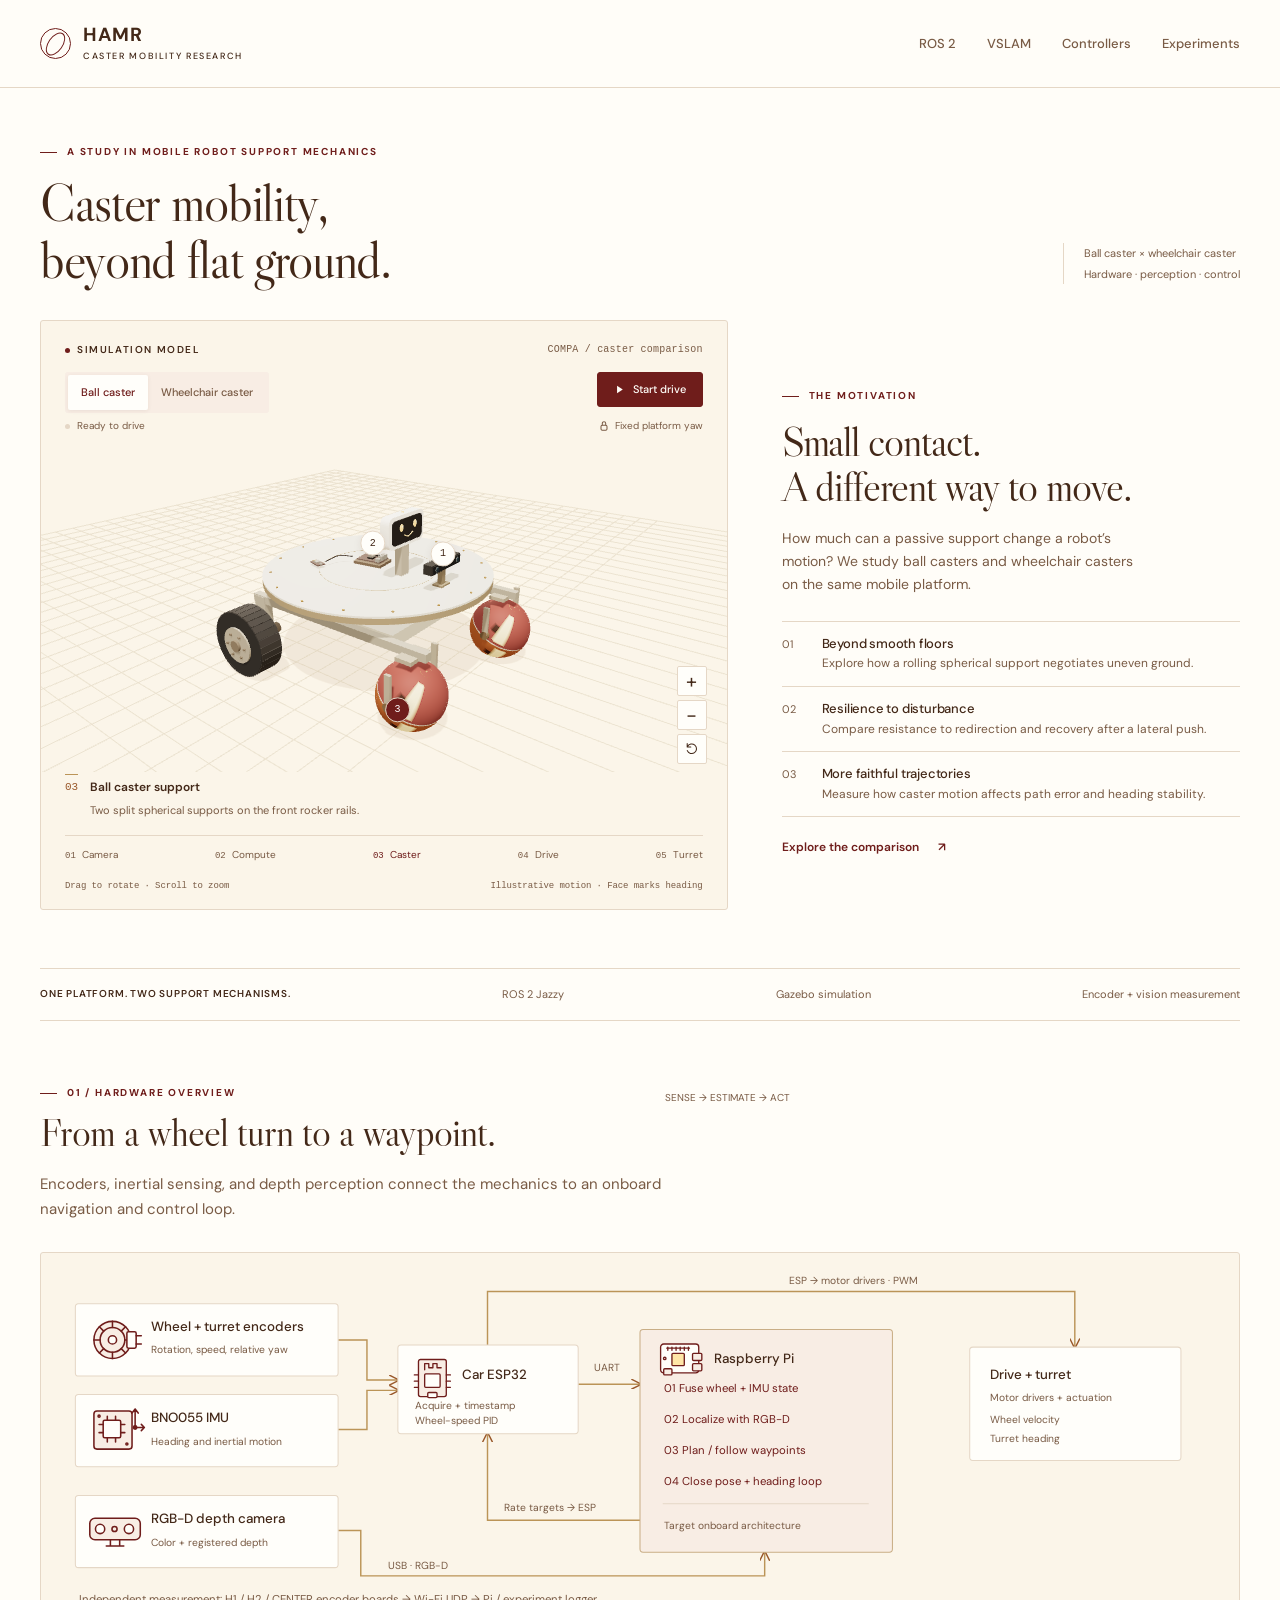
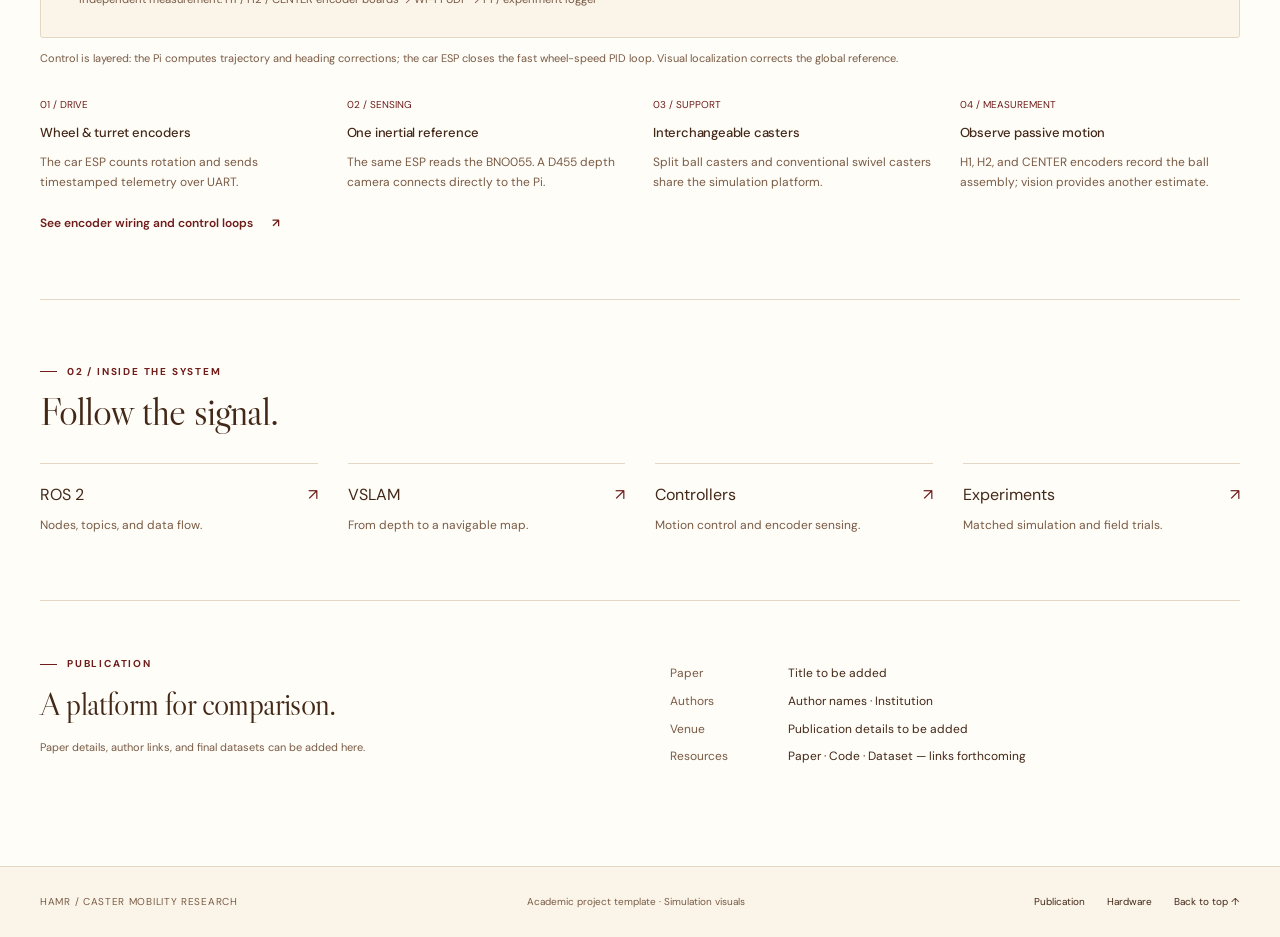
<file: index.html>
<!doctype html>
<html lang="en"><head><meta charset="utf-8"><meta name="viewport" content="width=device-width, initial-scale=1"><meta name="color-scheme" content="light"><meta name="description" content="HAMR caster mobility research: hardware, ROS 2, visual navigation, controllers, and simulation experiments."><title>Caster mobility, beyond flat ground · HAMR</title><link rel="icon" type="image/svg+xml" href="assets/favicon.svg"><link rel="stylesheet" href="assets/site.css"><link rel="stylesheet" href="assets/viewer.css"></head>
<body><a class="skip" href="#main">Skip to content</a><header class="site-header"><div class="header-inner"><a class="brand" href="index.html" aria-label="HAMR project home"><span class="brand-mark" aria-hidden="true"></span><span class="brand-copy">HAMR<small>CASTER MOBILITY RESEARCH</small></span></a><nav class="primary-nav" aria-label="Main navigation"><a href="ros2.html">ROS 2</a><a href="vslam.html">VSLAM</a><a href="controllers.html">Controllers</a><a href="experiments.html">Experiments</a></nav></div></header>
<main id="main">
 <div class="home-intro"><div><span class="eyebrow">A study in mobile robot support mechanics</span><h1>Caster mobility,<br>beyond flat ground.</h1></div><div class="intro-meta"><span>Ball caster × wheelchair caster</span><span>Hardware · perception · control</span></div></div>
 <section class="home-hero" aria-label="Interactive robot overview">
  <div><figure class="robot-viewer" aria-label="Interactive simulation robot model">
  <div class="robot-viewer__topline">
    <span class="robot-viewer__eyebrow"><span aria-hidden="true"></span> Simulation model</span>
    <span class="robot-viewer__model-label">COMPA / caster comparison</span>
  </div>
  <div class="robot-viewer__variants" role="group" aria-label="Choose support caster">
    <button type="button" data-caster="ball" aria-pressed="true">Ball caster</button>
    <button type="button" data-caster="wheelchair" aria-pressed="false">Wheelchair caster</button>
  </div>
  <div class="robot-viewer__demo-controls">
    <button type="button" data-drive-toggle aria-pressed="false" title="Drive forward and sideways with a fixed platform heading" disabled>
      <svg class="robot-viewer__play-icon" viewBox="0 0 16 16" aria-hidden="true"><path d="M5 3.5 12 8 5 12.5Z"/></svg>
      <svg class="robot-viewer__pause-icon" viewBox="0 0 16 16" aria-hidden="true"><path d="M5 4v8M11 4v8"/></svg>
      <span data-drive-label>Start drive</span>
    </button>
  </div>
  <div class="robot-viewer__motion">
    <span class="robot-viewer__phase" data-drive-phase aria-live="polite">Ready to drive</span>
    <span class="robot-viewer__heading"><svg viewBox="0 0 14 14" aria-hidden="true"><rect x="3.5" y="6" width="7" height="6" rx="1.5"/><path d="M5 6V4a2 2 0 0 1 4 0v2"/></svg> Fixed platform yaw</span>
  </div>
  <div class="robot-viewer__scene" tabindex="0" role="group" aria-label="3D robot. Drag to rotate, use arrow keys to rotate, plus and minus keys to zoom, and Home to reset.">
    <canvas aria-label="Simulation robot with a friendly heading marker, two drive wheels, and interchangeable front supports"></canvas>
    <div class="robot-viewer__fallback">
      <img src="assets/robot-fallback.svg" alt="Simplified simulation robot with a circular sensor platform, two rear drive wheels and two front ball casters.">
      <p>Interactive model requires JavaScript and WebGL. Use the component buttons below to explore the setup.</p>
    </div>
    <button class="robot-viewer__hotspot" type="button" data-component="camera" aria-label="Inspect depth camera" hidden>1</button>
    <button class="robot-viewer__hotspot" type="button" data-component="compute" aria-label="Inspect Raspberry Pi and ESP32" hidden>2</button>
    <button class="robot-viewer__hotspot" type="button" data-component="caster" aria-label="Inspect support caster" hidden>3</button>
  </div>
  <div class="robot-viewer__controls" role="group" aria-label="Model view controls">
    <button type="button" data-view="zoom-in" aria-label="Zoom in">+</button>
    <button type="button" data-view="zoom-out" aria-label="Zoom out">−</button>
    <button type="button" data-view="reset" aria-label="Reset model view"><svg viewBox="0 0 20 20" aria-hidden="true"><path d="M4.3 7a6 6 0 1 1-.2 5M4 3v4.5h4.5"/></svg></button>
  </div>
  <div class="robot-viewer__readout" aria-live="polite" aria-atomic="true">
    <span class="robot-viewer__readout-index">03</span>
    <div><strong data-viewer-title>Ball caster support</strong><p data-viewer-description>Two split spherical supports on the front rocker rails.</p></div>
  </div>
  <div class="robot-viewer__components" role="group" aria-label="Explore robot components">
    <button type="button" data-component="camera"><span>01</span> Camera</button>
    <button type="button" data-component="compute"><span>02</span> Compute</button>
    <button type="button" data-component="caster" aria-pressed="true"><span>03</span> Caster</button>
    <button type="button" data-component="drive"><span>04</span> Drive</button>
    <button type="button" data-component="turret"><span>05</span> Turret</button>
  </div>
  <figcaption class="robot-viewer__caption"><span>Drag to rotate · Scroll to zoom</span><span>Illustrative motion · Face marks heading</span></figcaption>
</figure>
</div>
  <div class="hero-copy"><span class="eyebrow">The motivation</span><h2>Small contact.<br>A different way to move.</h2><p>How much can a passive support change a robot’s motion? We study ball casters and wheelchair casters on the same mobile platform.</p>
   <div class="research-lines"><div class="research-line"><span>01</span><div><h3>Beyond smooth floors</h3><p>Explore how a rolling spherical support negotiates uneven ground.</p></div></div><div class="research-line"><span>02</span><div><h3>Resilience to disturbance</h3><p>Compare resistance to redirection and recovery after a lateral push.</p></div></div><div class="research-line"><span>03</span><div><h3>More faithful trajectories</h3><p>Measure how caster motion affects path error and heading stability.</p></div></div></div>
   <a class="text-link" href="experiments.html">Explore the comparison <span>↗</span></a>
  </div>
 </section>
 <div class="project-strip"><b>One platform. Two support mechanisms.</b><span>ROS 2 Jazzy</span><span>Gazebo simulation</span><span>Encoder + vision measurement</span></div>
 <section class="section" id="hardware"><div class="section-heading"><div class="section-topline"><span class="eyebrow">01 / Hardware overview</span><span class="section-number">SENSE → ESTIMATE → ACT</span></div><h2>From a wheel turn to a waypoint.</h2><p>Encoders, inertial sensing, and depth perception connect the mechanics to an onboard navigation and control loop.</p></div>
 <p class="mobile-hint">Swipe to explore the diagram →</p><div class="diagram-wrap"><svg class="diagram" viewBox="0 0 1120 330" role="img" aria-labelledby="hardware-title hardware-desc">
 <title id="hardware-title">Hardware sensing and closed-loop control</title>
 <desc id="hardware-desc">Illustrated encoder, IMU, camera, ESP32, and Raspberry Pi blocks show the hardware. Wheel and turret encoders plus the BNO055 IMU send data through one ESP32 and UART to a Raspberry Pi. A depth camera connects directly by USB. The Pi estimates state and follows waypoint references, sending motor commands to the ESP and wheel and turret drivers. Passive caster encoder boards send independent UDP measurement data to the Pi.</desc>
 <defs><marker id="hw-arrow" markerWidth="7" markerHeight="7" refX="6" refY="3.5" orient="auto"><path d="M0 0L7 3.5L0 7" fill="none" stroke="#99582a"/></marker></defs>
 <g fill="none" stroke="#bb9457" stroke-width="1.4" marker-end="url(#hw-arrow)">
  <path d="M267 63H295V102H325"/><path d="M267 150H295V112H325"/>
  <path d="M267 248H289V292H681V269"/><path d="M500 106H560"/>
  <path d="M412 68V16H982V70"/><path d="M560 238H412V154"/>
 </g>
 <g fill="#fffefa" stroke="#e5d7c6">
  <rect x="12" y="28" width="255" height="70" rx="3"/>
  <rect x="12" y="116" width="255" height="70" rx="3"/>
  <rect x="12" y="214" width="255" height="70" rx="3"/>
  <rect x="325" y="68" width="175" height="86" rx="3"/>
  <rect x="880" y="70" width="205" height="110" rx="3"/>
 </g>
 <rect x="560" y="53" width="245" height="216" rx="3" fill="#f8ede4" stroke="#c9ae86"/>
 <!-- Small hardware sketches use the same line style as the signal diagram. -->
 <g class="hardware-icon" data-hardware-icon="encoders" transform="translate(28 42)" aria-hidden="true" fill="none" stroke="#6f1d1b" stroke-width="1.5" stroke-linecap="round" stroke-linejoin="round">
  <circle cx="20" cy="21" r="18" fill="#f8ede4"/><circle cx="20" cy="21" r="12"/>
  <circle cx="20" cy="21" r="4" fill="#fffefa"/><path d="M20 3V9M20 33V39M2 21H8M32 21H38M7.3 8.3L11.5 12.5M28.5 29.5L32.7 33.7M7.3 33.7L11.5 29.5M28.5 12.5L32.7 8.3"/>
  <rect x="34" y="13" width="9" height="16" rx="1.5" fill="#fffefa"/><path d="M43 17H48M43 25H48"/>
 </g>
 <g class="hardware-icon" data-hardware-icon="imu" transform="translate(28 130)" aria-hidden="true" fill="none" stroke="#6f1d1b" stroke-width="1.5" stroke-linecap="round" stroke-linejoin="round">
  <rect x="2" y="2" width="37" height="37" rx="3" fill="#f8ede4"/>
  <rect x="11" y="11" width="17" height="17" rx="1.5" fill="#fffefa"/>
  <path d="M15 7V11M23 7V11M15 28V32M23 28V32M7 15H11M7 23H11M28 15H32M28 23H32"/>
  <circle cx="7" cy="7" r="1"/><circle cx="34" cy="34" r="1"/>
  <path d="M42 18V0M39 4L42 0L45 4M42 18H51M48 15L51 18L48 21"/>
  <circle cx="42" cy="18" r="1.6" fill="#6f1d1b"/>
 </g>
 <g class="hardware-icon" data-hardware-icon="depth-camera" transform="translate(25 230)" aria-hidden="true" fill="none" stroke="#6f1d1b" stroke-width="1.5" stroke-linecap="round" stroke-linejoin="round">
  <rect x="1" y="6" width="49" height="21" rx="5" fill="#f8ede4"/>
  <circle cx="11" cy="16.5" r="4.5" fill="#fffefa"/><circle cx="39" cy="16.5" r="4.5" fill="#fffefa"/>
  <circle cx="25" cy="16.5" r="2.5"/><path d="M21 27V33H30V27M17 33H34"/>
 </g>
 <g class="hardware-icon" data-hardware-icon="esp32" transform="translate(340 80)" aria-hidden="true" fill="none" stroke="#6f1d1b" stroke-width="1.3" stroke-linecap="round" stroke-linejoin="round">
  <rect x="5" y="2" width="27" height="36" rx="2" fill="#f8ede4"/>
  <path d="M11 12V6H15V10H19V6H23V10H27M5 17H1M5 23H1M5 29H1M32 17H36M32 23H36M32 29H36"/>
  <rect x="11" y="16" width="15" height="13" rx="1" fill="#fffefa"/>
  <rect x="14" y="34" width="9" height="5" rx="1" fill="#fffefa"/>
 </g>
 <g class="hardware-icon" data-hardware-icon="raspberry-pi" transform="translate(579 66)" aria-hidden="true" fill="none" stroke="#6f1d1b" stroke-width="1.3" stroke-linecap="round" stroke-linejoin="round">
  <rect x="1" y="1" width="37" height="28" rx="3" fill="#fffefa"/>
  <rect x="12" y="10" width="12" height="12" rx="1" fill="#ffe6a7"/>
  <path d="M7 5H29M8 4V7M12 4V7M16 4V7M20 4V7M24 4V7M28 4V7"/>
  <rect x="32" y="10" width="9" height="7" rx="1" fill="#f8ede4"/><rect x="32" y="20" width="9" height="7" rx="1" fill="#f8ede4"/>
  <rect x="4" y="25" width="8" height="6" rx="1" fill="#f8ede4"/><circle cx="5" cy="15" r="1.2"/>
 </g>
 <g fill="#432818" font-size="13" font-weight="500">
  <text x="85" y="54">Wheel + turret encoders</text><text x="85" y="143">BNO055 IMU</text>
  <text x="85" y="241">RGB-D depth camera</text><text x="387" y="101">Car ESP32</text>
  <text x="632" y="85">Raspberry Pi</text><text x="900" y="101">Drive + turret</text>
 </g>
 <g fill="#795b45" font-size="10">
  <text x="85" y="76">Rotation, speed, relative yaw</text><text x="85" y="165">Heading and inertial motion</text>
  <text x="85" y="263">Color + registered depth</text><text x="342" y="130">Acquire + timestamp</text>
  <text x="342" y="145">Wheel-speed PID</text><text x="515" y="93">UART</text>
  <text x="315" y="285">USB · RGB-D</text><text x="900" y="122">Motor drivers + actuation</text>
  <text x="900" y="144">Wheel velocity</text><text x="900" y="162">Turret heading</text>
  <text x="705" y="9">ESP → motor drivers · PWM</text><text x="428" y="229">Rate targets → ESP</text>
 </g>
 <g fill="#6f1d1b" font-size="11">
  <text x="583" y="114">01  Fuse wheel + IMU state</text><text x="583" y="144">02  Localize with RGB-D</text>
  <text x="583" y="174">03  Plan / follow waypoints</text><text x="583" y="204">04  Close pose + heading loop</text>
 </g>
 <path d="M582 222H782" stroke="#e5d7c6"/><text x="583" y="247" font-size="10" fill="#795b45">Target onboard architecture</text>
 <text x="16" y="318" font-size="11" fill="#795b45">Independent measurement: H1 / H2 / CENTER encoder boards → Wi-Fi UDP → Pi / experiment logger</text>
</svg></div>
 <p class="caption">Control is layered: the Pi computes trajectory and heading corrections; the car ESP closes the fast wheel-speed PID loop. Visual localization corrects the global reference.</p>
 <div class="hardware-notes"><div><span class="num">01 / DRIVE</span><h3>Wheel & turret encoders</h3><p>The car ESP counts rotation and sends timestamped telemetry over UART.</p></div><div><span class="num">02 / SENSING</span><h3>One inertial reference</h3><p>The same ESP reads the BNO055. A D455 depth camera connects directly to the Pi.</p></div><div><span class="num">03 / SUPPORT</span><h3>Interchangeable casters</h3><p>Split ball casters and conventional swivel casters share the simulation platform.</p></div><div><span class="num">04 / MEASUREMENT</span><h3>Observe passive motion</h3><p>H1, H2, and CENTER encoders record the ball assembly; vision provides another estimate.</p></div></div>
 <a class="text-link" href="controllers.html">See encoder wiring and control loops <span>↗</span></a>
 </section>
 <section class="section"><div class="section-heading"><span class="eyebrow">02 / Inside the system</span><h2>Follow the signal.</h2></div><div class="explore-row"><a href="ros2.html">ROS 2 <span>↗</span><small>Nodes, topics, and data flow.</small></a><a href="vslam.html">VSLAM <span>↗</span><small>From depth to a navigable map.</small></a><a href="controllers.html">Controllers <span>↗</span><small>Motion control and encoder sensing.</small></a><a href="experiments.html">Experiments <span>↗</span><small>Matched simulation and field trials.</small></a></div></section>
 <section class="publication" id="publication"><div><span class="eyebrow">Publication</span><h2>A platform for comparison.</h2><p class="caption">Paper details, author links, and final datasets can be added here.</p></div><dl><dt>Paper</dt><dd>Title to be added</dd><dt>Authors</dt><dd>Author names · Institution</dd><dt>Venue</dt><dd>Publication details to be added</dd><dt>Resources</dt><dd>Paper · Code · Dataset — links forthcoming</dd></dl></section>
</main>

<footer class="site-footer"><div class="footer-inner"><span class="footer-brand">HAMR / CASTER MOBILITY RESEARCH</span><span>Academic project template · Simulation visuals</span><div class="footer-links"><a href="index.html#publication">Publication</a><a href="index.html#hardware">Hardware</a><a href="#main">Back to top ↑</a></div></div></footer><script src="assets/site.js"></script><script src="assets/vendor/three.min.js"></script><script src="assets/robot-viewer.js"></script></body></html>
</file>
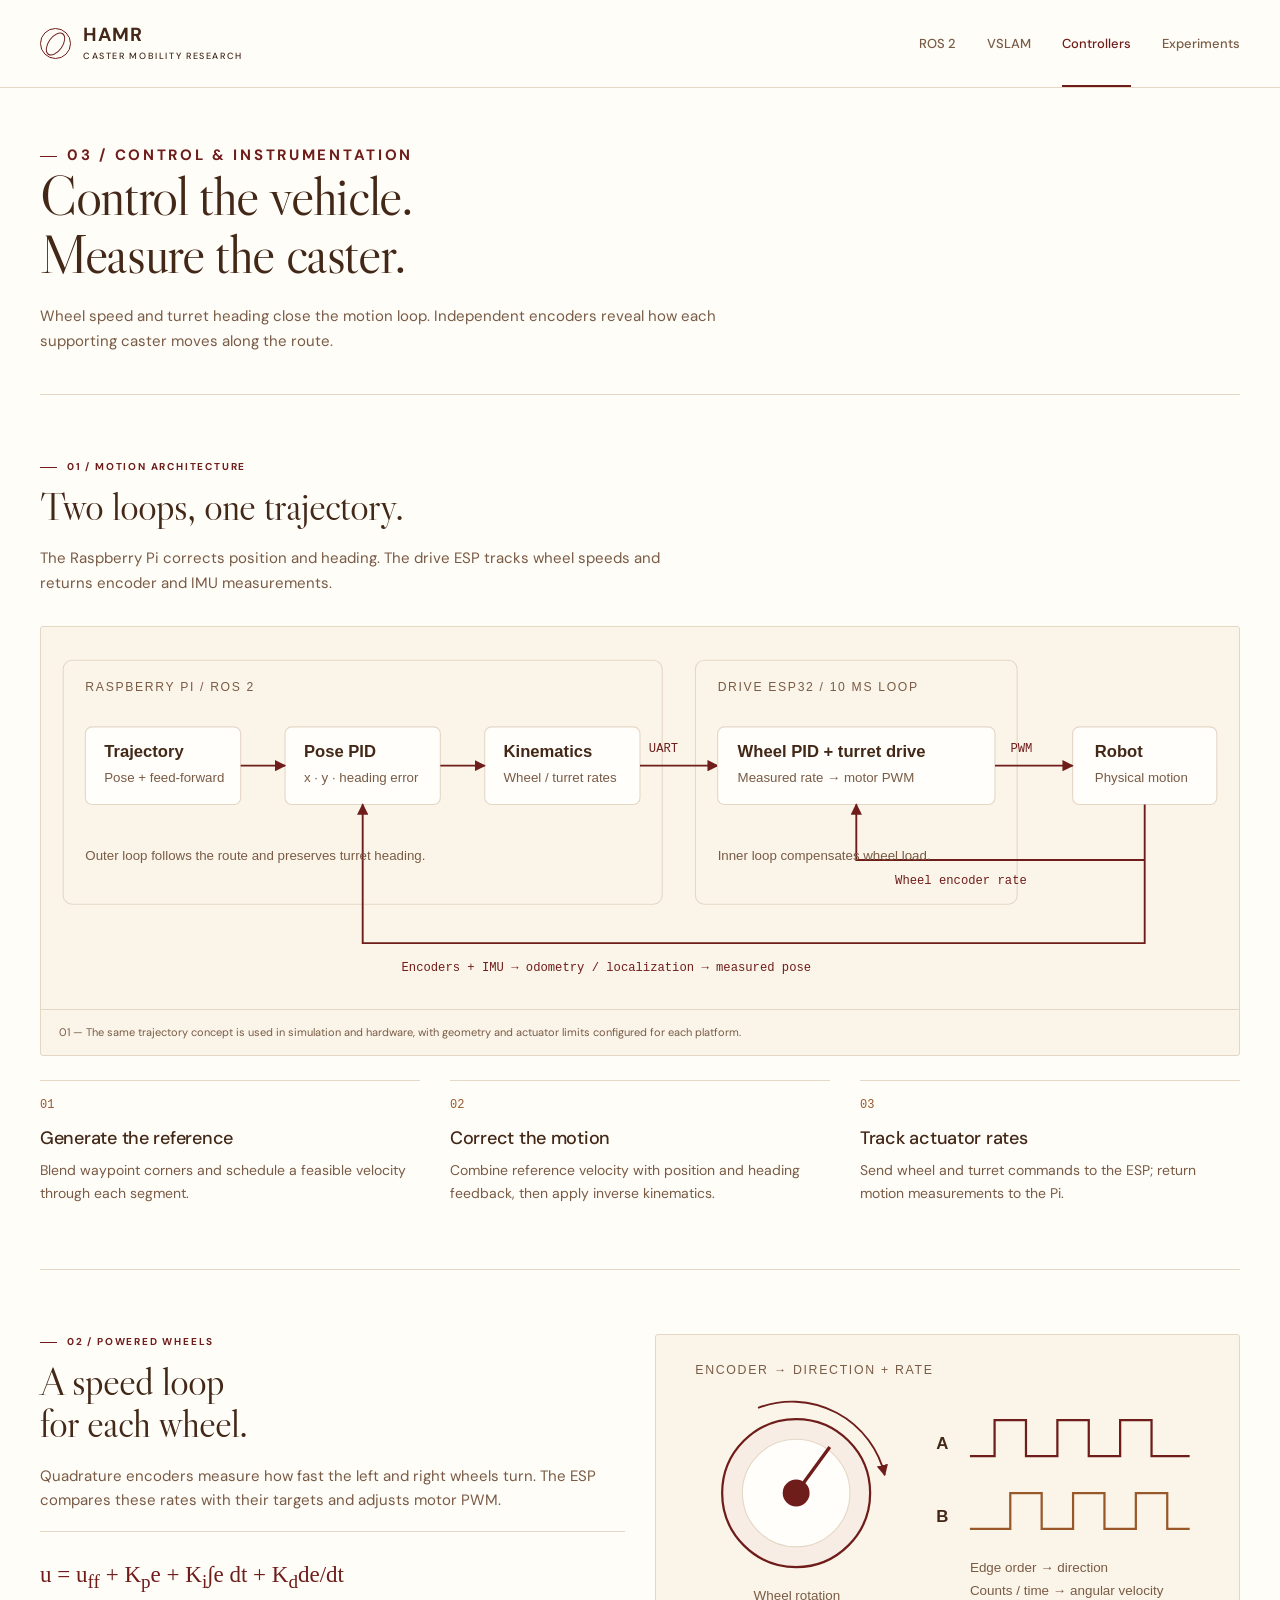
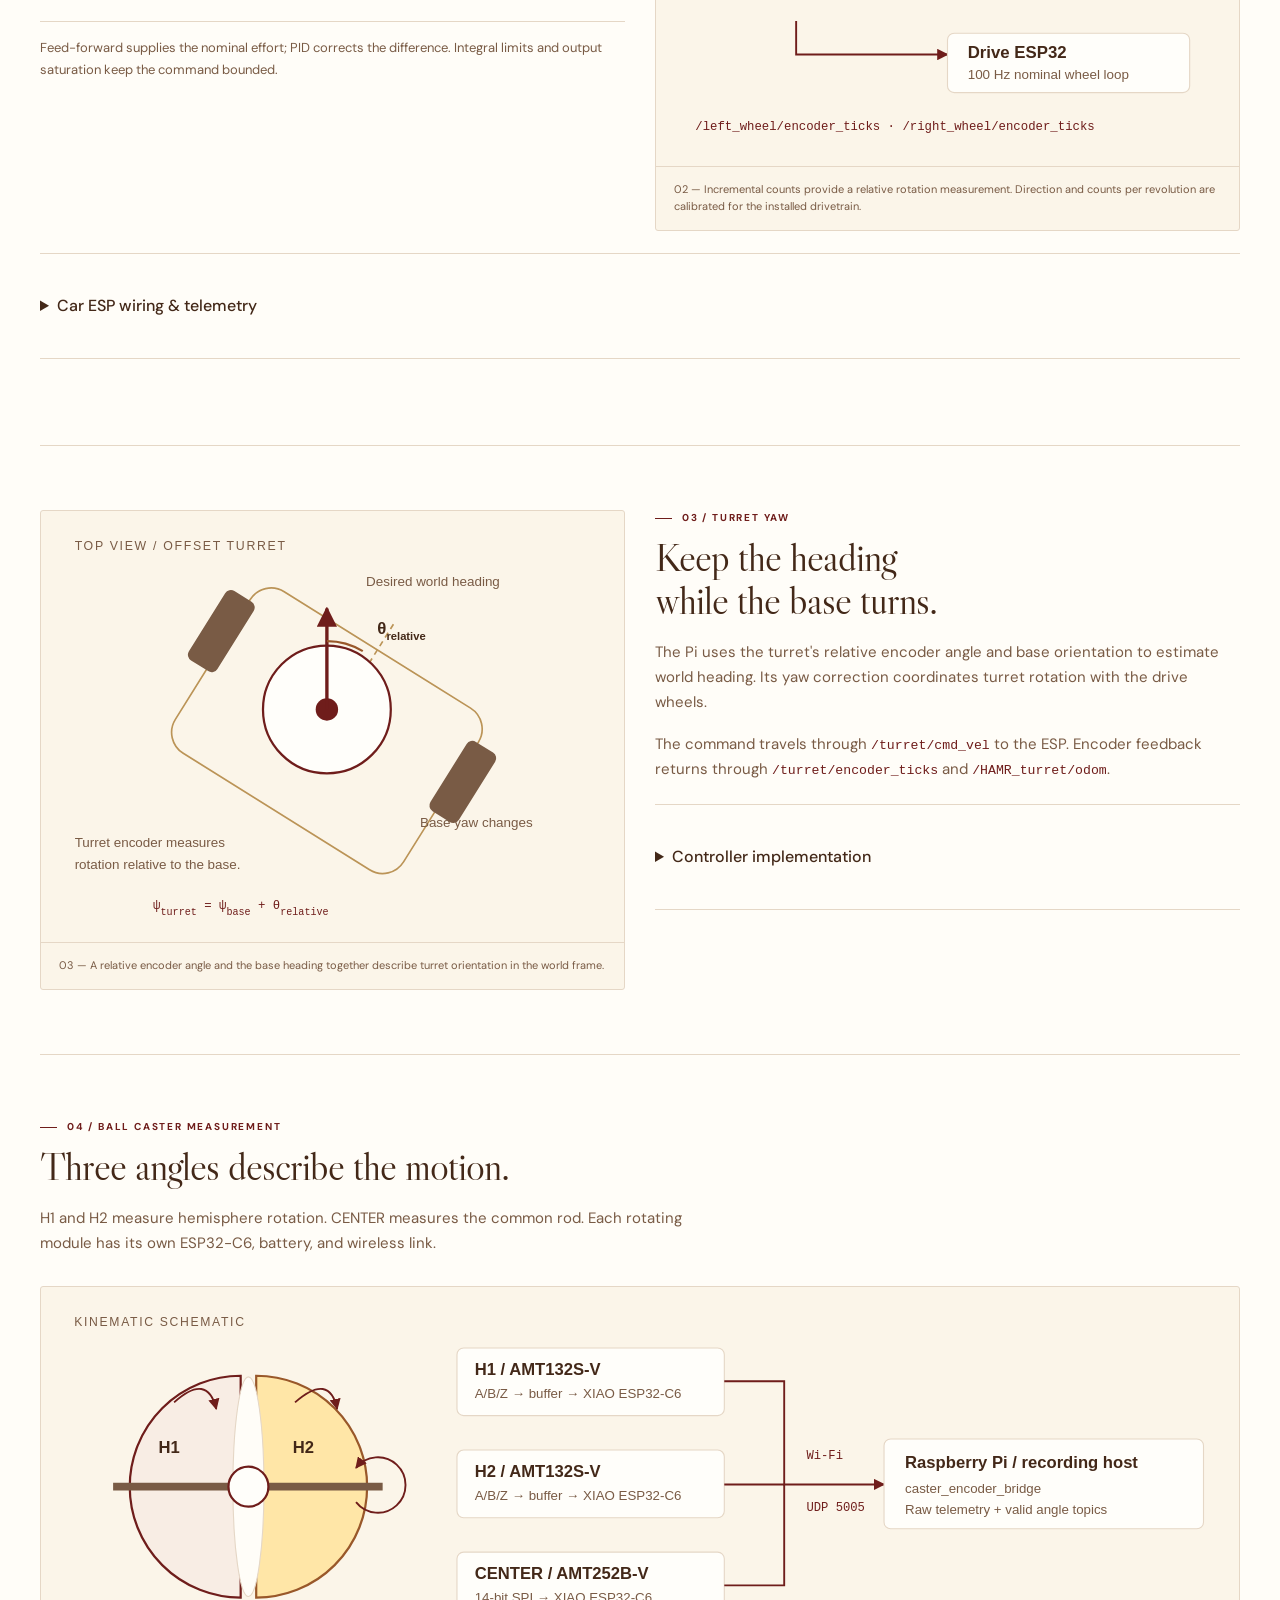
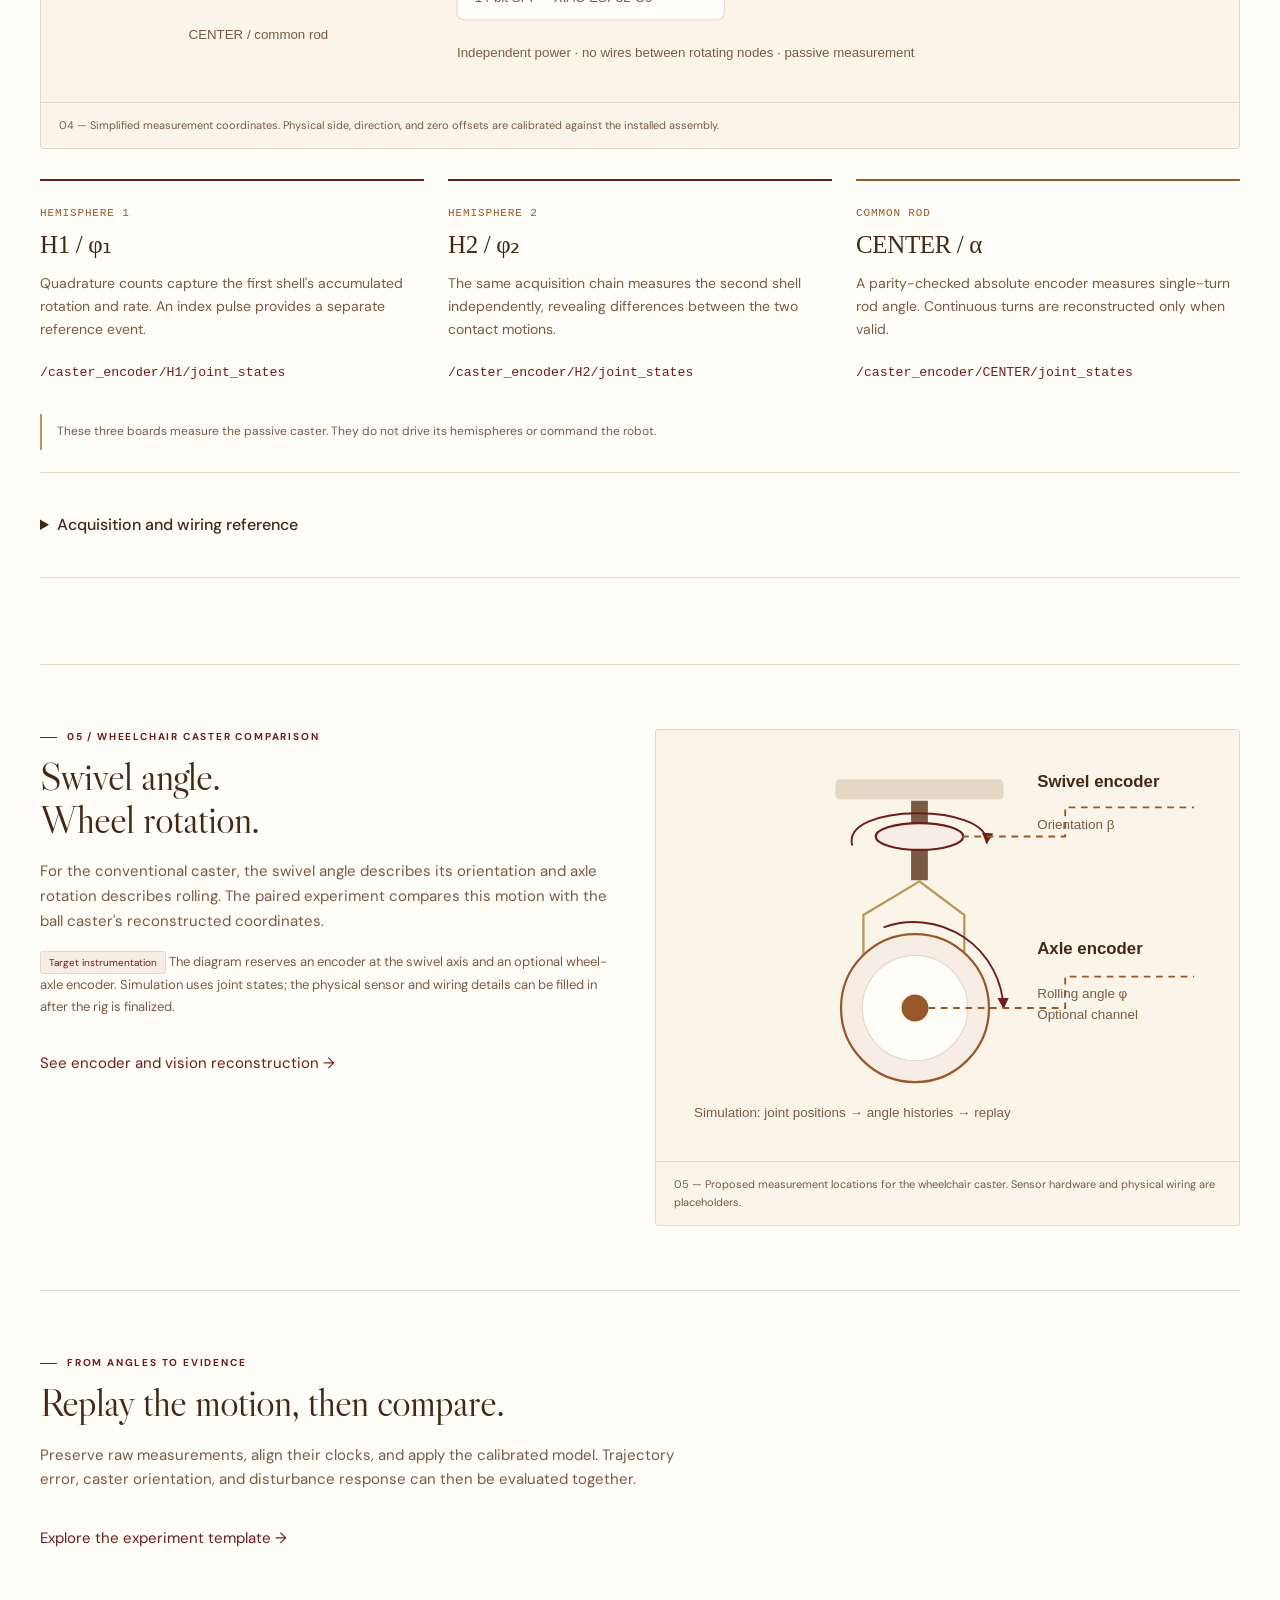
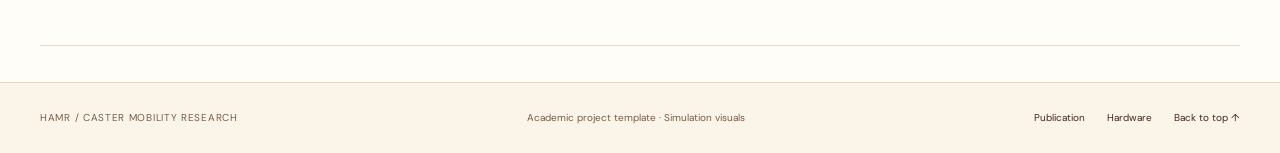
<file: controllers.html>
<!doctype html>
<html lang="en"><head><meta charset="utf-8"><meta name="viewport" content="width=device-width, initial-scale=1"><meta name="color-scheme" content="light"><meta name="description" content="HAMR caster mobility research: hardware, ROS 2, visual navigation, controllers, and simulation experiments."><title>Control & measurement · HAMR</title><link rel="icon" type="image/svg+xml" href="assets/favicon.svg"><link rel="stylesheet" href="assets/site.css"><link rel="stylesheet" href="assets/technical.css"></head>
<body><a class="skip" href="#main">Skip to content</a><header class="site-header"><div class="header-inner"><a class="brand" href="index.html" aria-label="HAMR project home"><span class="brand-mark" aria-hidden="true"></span><span class="brand-copy">HAMR<small>CASTER MOBILITY RESEARCH</small></span></a><nav class="primary-nav" aria-label="Main navigation"><a href="ros2.html">ROS 2</a><a href="vslam.html">VSLAM</a><a href="controllers.html" aria-current="page">Controllers</a><a href="experiments.html">Experiments</a></nav></div></header>
<main id="main" class="technical-page">
  <header class="page-intro">
    <p class="eyebrow">03 / Control &amp; instrumentation</p>
    <h1>Control the vehicle.<br>Measure the caster.</h1>
    <p>Wheel speed and turret heading close the motion loop. Independent encoders reveal how each supporting caster moves along the route.</p>
  </header>

  <section class="section" id="control-overview">
    <div class="section-heading"><p class="eyebrow">01 / Motion architecture</p><h2>Two loops, one trajectory.</h2><p>The Raspberry Pi corrects position and heading. The drive ESP tracks wheel speeds and returns encoder and IMU measurements.</p></div>
    <figure class="figure-panel tech-figure tech-wide">
      <svg viewBox="0 0 1080 330" role="img" aria-labelledby="control-loop-title control-loop-desc">
        <title id="control-loop-title">High-level pose control and low-level motor control</title><desc id="control-loop-desc">Waypoints enter a trajectory generator, then pose PID and inverse kinematics on the Raspberry Pi. Wheel and turret rate commands travel over UART to the drive ESP. Wheel PID and the turret drive command the robot. Encoders and the IMU return feedback to the two loops.</desc>
        <defs><marker id="control-arrow" viewBox="0 0 10 10" refX="9" refY="5" markerWidth="6" markerHeight="6" orient="auto"><path d="M0 0 10 5 0 10z" fill="#6f1d1b"/></marker></defs>
        <rect class="group-box" x="20" y="30" width="540" height="220"/><rect class="group-box" x="590" y="30" width="290" height="220"/>
        <text class="svg-label" x="40" y="58">RASPBERRY PI / ROS 2</text><text class="svg-label" x="610" y="58">DRIVE ESP32 / 10 MS LOOP</text>
        <rect class="node-box" x="40" y="90" width="140" height="70"/><text class="svg-title" x="57" y="117">Trajectory</text><text class="svg-small" x="57" y="140">Pose + feed-forward</text>
        <rect class="node-box" x="220" y="90" width="140" height="70"/><text class="svg-title" x="237" y="117">Pose PID</text><text class="svg-small" x="237" y="140">x · y · heading error</text>
        <rect class="node-box" x="400" y="90" width="140" height="70"/><text class="svg-title" x="417" y="117">Kinematics</text><text class="svg-small" x="417" y="140">Wheel / turret rates</text>
        <path class="wire" d="M180 125 H220" marker-end="url(#control-arrow)"/><path class="wire" d="M360 125 H400" marker-end="url(#control-arrow)"/>
        <path class="wire" d="M540 125 H610" marker-end="url(#control-arrow)"/><text class="svg-code" x="548" y="113">UART</text>
        <rect class="node-box" x="610" y="90" width="250" height="70"/><text class="svg-title" x="628" y="117">Wheel PID + turret drive</text><text class="svg-small" x="628" y="140">Measured rate → motor PWM</text>
        <rect class="node-box" x="930" y="90" width="130" height="70"/><text class="svg-title" x="950" y="117">Robot</text><text class="svg-small" x="950" y="140">Physical motion</text>
        <path class="wire" d="M860 125 H930" marker-end="url(#control-arrow)"/><text class="svg-code" x="874" y="113">PWM</text>
        <path class="wire" d="M995 160 V285 H290 V160" marker-end="url(#control-arrow)"/><text class="svg-code" x="325" y="310">Encoders + IMU → odometry / localization → measured pose</text>
        <path class="wire" d="M995 210 H735 V160" marker-end="url(#control-arrow)"/><text class="svg-code" x="770" y="232">Wheel encoder rate</text>
        <text class="svg-small" x="40" y="210">Outer loop follows the route and preserves turret heading.</text><text class="svg-small" x="610" y="210">Inner loop compensates wheel load.</text>
      </svg>
      <figcaption class="caption">01 — The same trajectory concept is used in simulation and hardware, with geometry and actuator limits configured for each platform.</figcaption>
    </figure>
    <ol class="tech-sequence">
      <li><h3>Generate the reference</h3><p>Blend waypoint corners and schedule a feasible velocity through each segment.</p></li>
      <li><h3>Correct the motion</h3><p>Combine reference velocity with position and heading feedback, then apply inverse kinematics.</p></li>
      <li><h3>Track actuator rates</h3><p>Send wheel and turret commands to the ESP; return motion measurements to the Pi.</p></li>
    </ol>
  </section>

  <section class="section" id="wheel-pid">
    <div class="two-col">
      <div class="section-heading"><p class="eyebrow">02 / Powered wheels</p><h2>A speed loop<br>for each wheel.</h2><p>Quadrature encoders measure how fast the left and right wheels turn. The ESP compares these rates with their targets and adjusts motor PWM.</p><div class="tech-formula">u = u<sub>ff</sub> + K<sub>p</sub>e + K<sub>i</sub>∫e dt + K<sub>d</sub>de/dt</div><p class="tech-detail">Feed-forward supplies the nominal effort; PID corrects the difference. Integral limits and output saturation keep the command bounded.</p></div>
      <figure class="figure-panel tech-figure">
        <svg viewBox="0 0 520 370" role="img" aria-labelledby="wheel-title wheel-desc">
          <title id="wheel-title">Wheel encoder quadrature and feedback diagram</title><desc id="wheel-desc">A wheel encoder produces offset A and B square waves. Their edge order indicates rotation direction, and counts over elapsed time indicate wheel rate. Both return to the ESP wheel speed controller.</desc>
          <defs><marker id="wheel-arrow" viewBox="0 0 10 10" refX="9" refY="5" markerWidth="6" markerHeight="6" orient="auto"><path d="M0 0 10 5 0 10z" fill="#6f1d1b"/></marker></defs>
          <text class="svg-label" x="35" y="35">ENCODER → DIRECTION + RATE</text>
          <circle cx="125" cy="141" r="66" fill="#f8ede4" stroke="#6f1d1b" stroke-width="2"/><circle cx="125" cy="141" r="48" fill="#fffefa" stroke="#e5d7c6"/><circle cx="125" cy="141" r="12" fill="#6f1d1b"/><path d="M125 141 L155 100" stroke="#6f1d1b" stroke-width="3"/>
          <path class="wire" d="M91 65 A85 85 0 0 1 204 125" marker-end="url(#wheel-arrow)"/><text class="svg-small" x="87" y="236">Wheel rotation</text>
          <text class="svg-title" x="250" y="102">A</text><path d="M280 108 H302 V76 H330 V108 H358 V76 H386 V108 H414 V76 H442 V108 H476" fill="none" stroke="#6f1d1b" stroke-width="2"/>
          <text class="svg-title" x="250" y="167">B</text><path d="M280 173 H316 V141 H344 V173 H372 V141 H400 V173 H428 V141 H456 V173 H476" fill="none" stroke="#99582a" stroke-width="2"/>
          <text class="svg-small" x="280" y="211">Edge order → direction</text><text class="svg-small" x="280" y="232">Counts / time → angular velocity</text>
          <path class="wire" d="M125 255 V285 H260" marker-end="url(#wheel-arrow)"/><rect class="node-box" x="260" y="266" width="216" height="53"/><text class="svg-title" x="278" y="288">Drive ESP32</text><text class="svg-small" x="278" y="307">100 Hz nominal wheel loop</text>
          <text class="svg-code" x="35" y="352">/left_wheel/encoder_ticks · /right_wheel/encoder_ticks</text>
        </svg>
        <figcaption class="caption">02 — Incremental counts provide a relative rotation measurement. Direction and counts per revolution are calibrated for the installed drivetrain.</figcaption>
      </figure>
    </div>
    <details class="tech-inventory" id="car-esp-wiring"><summary>Car ESP wiring &amp; telemetry</summary>
    <p class="tech-detail">GPIO assignments below are defined in the current drive firmware. They document the software configuration; the installed harness still needs to be checked against the board and encoder hardware.</p>
    <div class="table-wrap"><table><thead><tr><th>Connection</th><th>Configured GPIO / interface</th><th>Signal handling</th></tr></thead><tbody>
      <tr><td>Left wheel encoder</td><td>A → GPIO14 · B → GPIO13</td><td>Input pull-ups; both edges of A trigger counting, B determines direction</td></tr>
      <tr><td>Right wheel encoder</td><td>A → GPIO1 · B → GPIO2</td><td>Same acquisition; firmware reverses the right-wheel count sign</td></tr>
      <tr><td>Turret encoder</td><td>A → GPIO5 · B → GPIO4</td><td>Input pull-ups; relative rotation from A-edge quadrature counting</td></tr>
      <tr><td>BNO055 IMU</td><td>SDA → GPIO33 · SCL → GPIO34</td><td><code>IMU55 sens(33,34)</code>; I²C at 100 kHz, default address <code>0x28</code></td></tr>
      <tr><td>Motor driver outputs</td><td>Left PWM11 / DIR12<br>Right PWM41 / DIR42<br>Turret PWM7 / DIR6</td><td>5 kHz, 12-bit PWM configured by the drive ESP</td></tr>
      <tr><td>Pi data link</td><td><code>Serial0</code> · 460800 baud</td><td>Binary bidirectional UART; RX/TX GPIOs use board defaults and are not explicitly assigned in this source</td></tr>
      <tr><td>Programming / logs</td><td>USB CDC · 115200 baud</td><td>Separate from the binary data UART</td></tr>
    </tbody></table></div>
    <p class="tech-detail">The Pi bridge publishes the three cumulative tick streams and <code>/imu/data</code>; wheel and turret rate targets travel back on the same UART. The firmware targets <code>esp32-s2-saola-1</code>. GPIO numbers refer to ESP pins, not connector positions.</p>
    <p class="tech-detail">Source files: <code>HAMR_Controller/src/main.cpp</code>, <code>src/imu_55.cpp</code>, <code>src/imu_55.h</code>, <code>platformio.ini</code>; host settings: <code>hamr_control/hamr_bringup/config/hamr_uros_bridge.yaml</code>. The explicit IMU constructor uses GPIO33/34; its adjacent GPIO4/5 comment is stale.</p>
    </details>
  </section>

  <section class="section" id="turret-heading">
    <div class="two-col">
      <figure class="figure-panel tech-figure">
        <svg viewBox="0 0 520 370" role="img" aria-labelledby="turret-title turret-desc">
          <title id="turret-title">Independent turret heading and base orientation</title><desc id="turret-desc">A rotated base supports an independently oriented turret. The turret encoder measures relative angle, while the fused base heading defines the world heading. The desired turret heading is held as the base turns.</desc>
          <defs><marker id="turret-arrow" viewBox="0 0 10 10" refX="9" refY="5" markerWidth="6" markerHeight="6" orient="auto"><path d="M0 0 10 5 0 10z" fill="#6f1d1b"/></marker></defs>
          <text class="svg-label" x="30" y="35">TOP VIEW / OFFSET TURRET</text>
          <g transform="translate(255 196) rotate(32)"><rect x="-120" y="-85" width="240" height="170" rx="22" fill="#fbf5e9" stroke="#bb9457" stroke-width="1.5"/><rect x="-142" y="-62" width="30" height="73" rx="6" fill="#795b45"/><rect x="112" y="-62" width="30" height="73" rx="6" fill="#795b45"/><path d="M0 10 V-115" stroke="#bb9457" stroke-width="1.5" stroke-dasharray="5 4"/></g>
          <circle cx="255" cy="177" r="57" fill="#fffefa" stroke="#6f1d1b" stroke-width="2"/><circle cx="255" cy="177" r="10" fill="#6f1d1b"/><path d="M255 177 V87" stroke="#6f1d1b" stroke-width="3" marker-end="url(#turret-arrow)"/>
          <path d="M255 116 A61 61 0 0 1 287 125" fill="none" stroke="#99582a" stroke-width="2"/><text class="svg-title" x="300" y="110">θ<tspan baseline-shift="sub" font-size="10">relative</tspan></text>
          <text class="svg-small" x="290" y="67">Desired world heading</text><text class="svg-small" x="338" y="282">Base yaw changes</text><text class="svg-small" x="30" y="300">Turret encoder measures</text><text class="svg-small" x="30" y="319">rotation relative to the base.</text>
          <text class="svg-code" x="100" y="355">ψ<tspan baseline-shift="sub" font-size="9">turret</tspan> = ψ<tspan baseline-shift="sub" font-size="9">base</tspan> + θ<tspan baseline-shift="sub" font-size="9">relative</tspan></text>
        </svg>
        <figcaption class="caption">03 — A relative encoder angle and the base heading together describe turret orientation in the world frame.</figcaption>
      </figure>
      <div class="section-heading"><p class="eyebrow">03 / Turret yaw</p><h2>Keep the heading<br>while the base turns.</h2><p>The Pi uses the turret's relative encoder angle and base orientation to estimate world heading. Its yaw correction coordinates turret rotation with the drive wheels.</p><p>The command travels through <code>/turret/cmd_vel</code> to the ESP. Encoder feedback returns through <code>/turret/encoder_ticks</code> and <code>/HAMR_turret/odom</code>.</p><details class="tech-inventory"><summary>Controller implementation</summary><p class="tech-detail">In the ROS/UART firmware branch, turret rate is mapped to PWM with a deadband, static-friction compensation, and a slew limit. World-heading feedback closes on the Pi. A separate local angle-PID mode is also present in the firmware; its activation depends on the selected command mode.</p></details></div>
    </div>
  </section>

  <section class="section" id="ball-caster-encoders">
    <div class="section-heading"><p class="eyebrow">04 / Ball caster measurement</p><h2>Three angles describe the motion.</h2><p>H1 and H2 measure hemisphere rotation. CENTER measures the common rod. Each rotating module has its own ESP32-C6, battery, and wireless link.</p></div>
    <figure class="figure-panel tech-figure tech-wide">
      <svg viewBox="0 0 1080 360" role="img" aria-labelledby="caster-enc-title caster-enc-desc">
        <title id="caster-enc-title">H1, H2 and CENTER ball caster measurement architecture</title><desc id="caster-enc-desc">The ball caster consists of independently rotating hemispheres and a shared carrier axis. H1 and H2 read incremental encoders over buffered A B Z signals; CENTER reads an absolute SPI encoder. Three XIAO ESP32-C6 boards send UDP telemetry to the ROS receiver on the Raspberry Pi or recording computer. These are measurement boards, not actuators.</desc>
        <defs><marker id="caster-enc-arrow" viewBox="0 0 10 10" refX="9" refY="5" markerWidth="6" markerHeight="6" orient="auto"><path d="M0 0 10 5 0 10z" fill="#6f1d1b"/></marker></defs>
        <text class="svg-label" x="30" y="35">KINEMATIC SCHEMATIC</text>
        <path d="M180 80 A100 100 0 0 0 180 280 Z" fill="#f8ede4" stroke="#6f1d1b" stroke-width="2"/><path d="M194 80 A100 100 0 0 1 194 280 Z" fill="#ffe6a7" stroke="#99582a" stroke-width="2"/><ellipse cx="187" cy="180" rx="14" ry="99" fill="#fffdf8" stroke="#e5d7c6"/>
        <path d="M65 180 H308" stroke="#795b45" stroke-width="7"/><circle cx="187" cy="180" r="18" fill="#fffefa" stroke="#6f1d1b" stroke-width="2"/>
        <text class="svg-title" x="106" y="150">H1</text><text class="svg-title" x="227" y="150">H2</text><text class="svg-small" x="133" y="317">CENTER / common rod</text>
        <path class="wire" d="M120 104 Q150 77 158 110" marker-end="url(#caster-enc-arrow)"/><path class="wire" d="M229 104 Q260 77 267 110" marker-end="url(#caster-enc-arrow)"/>
        <path class="wire" d="M284 194 A25 25 0 1 0 284 163" marker-end="url(#caster-enc-arrow)"/>
        <rect class="node-box" x="375" y="55" width="241" height="61"/><text class="svg-title" x="391" y="79">H1 / AMT132S-V</text><text class="svg-small" x="391" y="100">A/B/Z → buffer → XIAO ESP32-C6</text>
        <rect class="node-box" x="375" y="147" width="241" height="61"/><text class="svg-title" x="391" y="171">H2 / AMT132S-V</text><text class="svg-small" x="391" y="192">A/B/Z → buffer → XIAO ESP32-C6</text>
        <rect class="node-box" x="375" y="239" width="241" height="61"/><text class="svg-title" x="391" y="263">CENTER / AMT252B-V</text><text class="svg-small" x="391" y="284">14-bit SPI → XIAO ESP32-C6</text>
        <path class="wire" d="M616 85 H670 V178 H760" marker-end="url(#caster-enc-arrow)"/><path class="wire" d="M616 178 H670"/><path class="wire" d="M616 269 H670 V178"/>
        <text class="svg-code" x="690" y="155">Wi-Fi</text><text class="svg-code" x="690" y="202">UDP 5005</text>
        <rect class="node-box" x="760" y="137" width="288" height="81"/><text class="svg-title" x="779" y="163">Raspberry Pi / recording host</text><text class="svg-small" x="779" y="186">caster_encoder_bridge</text><text class="svg-small" x="779" y="205">Raw telemetry + valid angle topics</text>
        <text class="svg-small" x="375" y="334">Independent power · no wires between rotating nodes · passive measurement</text>
      </svg>
      <figcaption class="caption">04 — Simplified measurement coordinates. Physical side, direction, and zero offsets are calibrated against the installed assembly.</figcaption>
    </figure>
    <div class="tech-channel-grid">
      <article class="tech-channel"><span class="tech-kicker">Hemisphere 1</span><h3>H1 / φ₁</h3><p>Quadrature counts capture the first shell's accumulated rotation and rate. An index pulse provides a separate reference event.</p><code>/caster_encoder/H1/joint_states</code></article>
      <article class="tech-channel"><span class="tech-kicker">Hemisphere 2</span><h3>H2 / φ₂</h3><p>The same acquisition chain measures the second shell independently, revealing differences between the two contact motions.</p><code>/caster_encoder/H2/joint_states</code></article>
      <article class="tech-channel"><span class="tech-kicker">Common rod</span><h3>CENTER / α</h3><p>A parity-checked absolute encoder measures single-turn rod angle. Continuous turns are reconstructed only when valid.</p><code>/caster_encoder/CENTER/joint_states</code></article>
    </div>
    <p class="note">These three boards measure the passive caster. They do not drive its hemispheres or command the robot.</p>
    <details class="tech-inventory"><summary>Acquisition and wiring reference</summary><div class="table-wrap"><table><thead><tr><th>Channel</th><th>Acquisition</th><th>Interface</th></tr></thead><tbody>
      <tr><td>H1 / H2</td><td>AMT132S-V, hardware x4 quadrature counting</td><td>SN74LVC244ADW at 3.3 V; A → D0/GPIO0, B → D1/GPIO1, Z → D2/GPIO2</td></tr>
      <tr><td>CENTER</td><td>AMT252B-V, 14-bit absolute single-turn position</td><td>CS → D3/GPIO21, SCLK → D8/GPIO19, MISO → D9/GPIO20, MOSI → D10/GPIO18</td></tr>
      <tr><td>Every module</td><td>200 Hz default sampling; two samples per 100 Hz datagram</td><td>2.4 GHz Wi-Fi / UDP to the configured receiver; independent 2S battery and 5 V UBEC</td></tr>
      <tr><td>Reference calibration</td><td>Sign, zero, count scale, time alignment</td><td>2048 PPR / 8192 x4 counts is the tentative H1/H2 configuration, pending physical verification</td></tr>
    </tbody></table></div><p class="tech-detail">Each ESP has its own boot clock. Raw packets preserve source timestamps, sequence numbers, and validity flags; ROS display headers use host receipt time. Resolution is distinct from measured angular accuracy.</p></details>
  </section>

  <section class="section" id="wheelchair-caster-encoders">
    <div class="two-col">
      <div class="section-heading"><p class="eyebrow">05 / Wheelchair caster comparison</p><h2>Swivel angle.<br>Wheel rotation.</h2><p>For the conventional caster, the swivel angle describes its orientation and axle rotation describes rolling. The paired experiment compares this motion with the ball caster's reconstructed coordinates.</p><p class="tech-detail"><span class="tag">Target instrumentation</span> The diagram reserves an encoder at the swivel axis and an optional wheel-axle encoder. Simulation uses joint states; the physical sensor and wiring details can be filled in after the rig is finalized.</p><a class="tech-inline-link" href="experiments.html#caster-vision">See encoder and vision reconstruction →</a></div>
      <figure class="figure-panel tech-figure">
        <svg viewBox="0 0 520 370" role="img" aria-labelledby="swivel-title swivel-desc">
          <title id="swivel-title">Proposed wheelchair caster encoder placement</title><desc id="swivel-desc">A sensor on the vertical swivel axis measures caster orientation. A second optional sensor on the horizontal wheel axle measures wheel rotation. This is target hardware instrumentation, while simulation joint positions supply the same coordinates.</desc>
          <defs><marker id="swivel-arrow" viewBox="0 0 10 10" refX="9" refY="5" markerWidth="6" markerHeight="6" orient="auto"><path d="M0 0 10 5 0 10z" fill="#6f1d1b"/></marker></defs>
          <rect x="160" y="44" width="150" height="18" rx="4" fill="#e5d7c6"/><path d="M235 63 V134" stroke="#795b45" stroke-width="15"/><ellipse cx="235" cy="95" rx="39" ry="12" fill="#f8ede4" stroke="#6f1d1b" stroke-width="2"/>
          <path d="M235 135 L185 165 V260 H275 V165 Z" fill="#fbf5e9" stroke="#bb9457" stroke-width="2"/><circle cx="231" cy="248" r="66" fill="#f8ede4" stroke="#99582a" stroke-width="2"/><circle cx="231" cy="248" r="47" fill="#fffdf8" stroke="#e5d7c6"/><circle cx="231" cy="248" r="12" fill="#99582a"/>
          <path class="wire" d="M175 103 C165 65 298 65 295 101" marker-end="url(#swivel-arrow)"/>
          <path class="wire" d="M203 176 A80 80 0 0 1 310 248" marker-end="url(#swivel-arrow)"/>
          <path class="wire-target" d="M273 95 H365 V69 H480"/><text class="svg-title" x="340" y="51">Swivel encoder</text><text class="svg-small" x="340" y="88">Orientation β</text>
          <path class="wire-target" d="M243 248 H365 V220 H480"/><text class="svg-title" x="340" y="200">Axle encoder</text><text class="svg-small" x="340" y="239">Rolling angle φ</text><text class="svg-small" x="340" y="258">Optional channel</text>
          <text class="svg-small" x="34" y="345">Simulation: joint positions → angle histories → replay</text>
        </svg>
        <figcaption class="caption">05 — Proposed measurement locations for the wheelchair caster. Sensor hardware and physical wiring are placeholders.</figcaption>
      </figure>
    </div>
  </section>
  <section class="section">
    <div class="section-heading"><p class="eyebrow">From angles to evidence</p><h2>Replay the motion, then compare.</h2><p>Preserve raw measurements, align their clocks, and apply the calibrated model. Trajectory error, caster orientation, and disturbance response can then be evaluated together.</p><a class="tech-inline-link" href="experiments.html">Explore the experiment template →</a></div>
  </section>
</main>

<footer class="site-footer"><div class="footer-inner"><span class="footer-brand">HAMR / CASTER MOBILITY RESEARCH</span><span>Academic project template · Simulation visuals</span><div class="footer-links"><a href="index.html#publication">Publication</a><a href="index.html#hardware">Hardware</a><a href="#main">Back to top ↑</a></div></div></footer><script src="assets/site.js"></script></body></html>
</file>
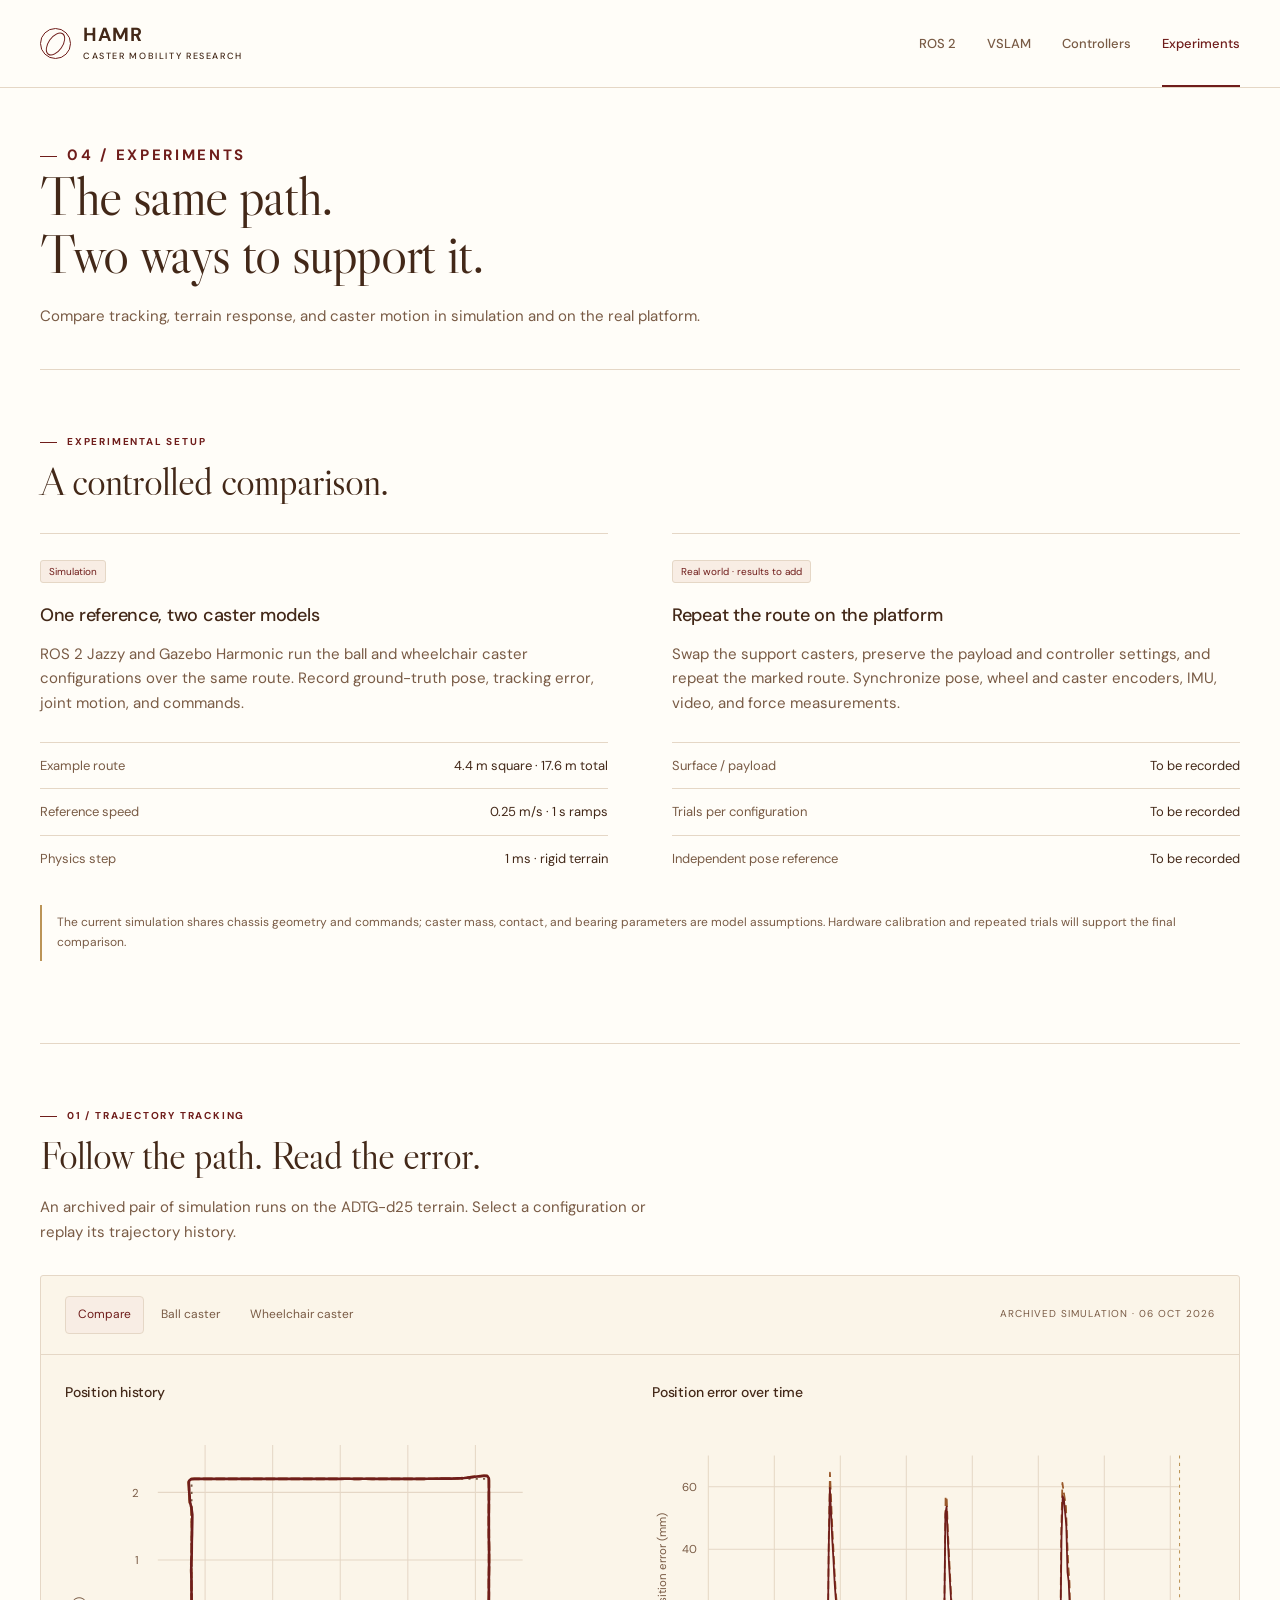
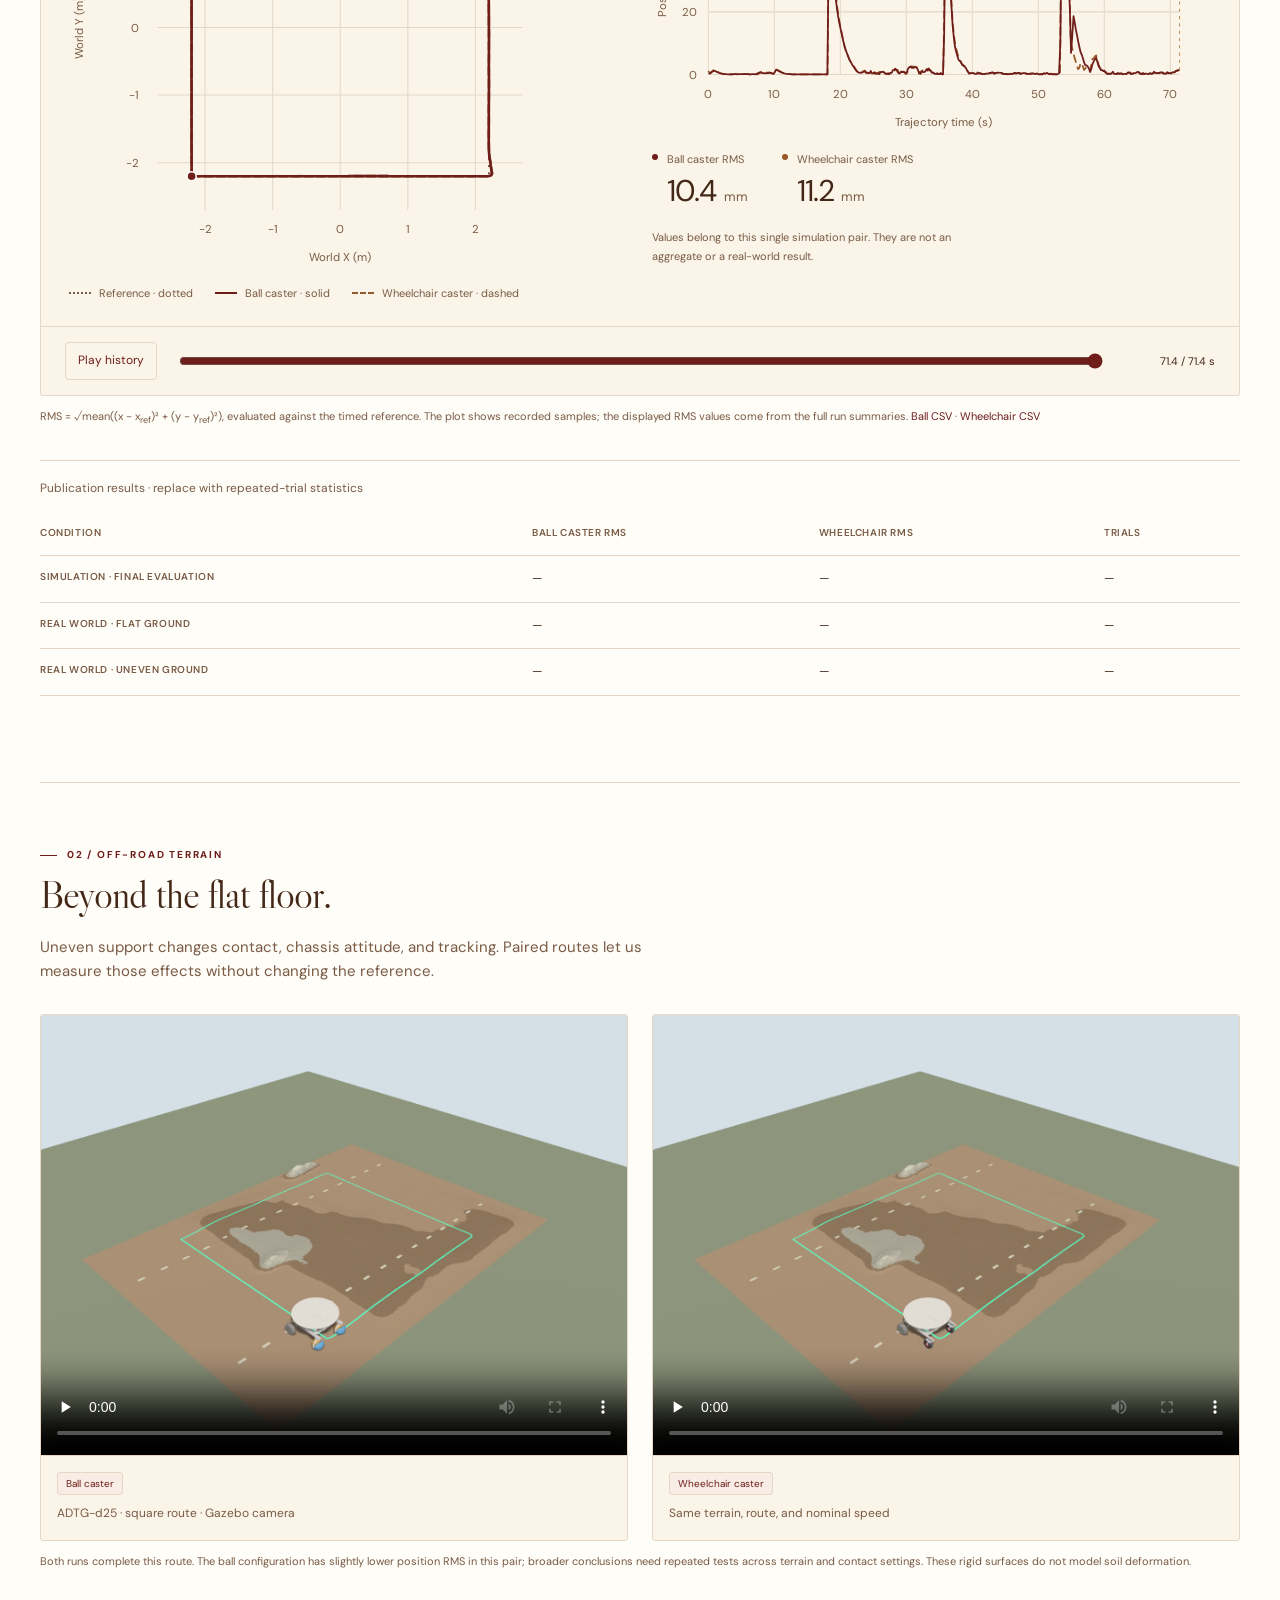
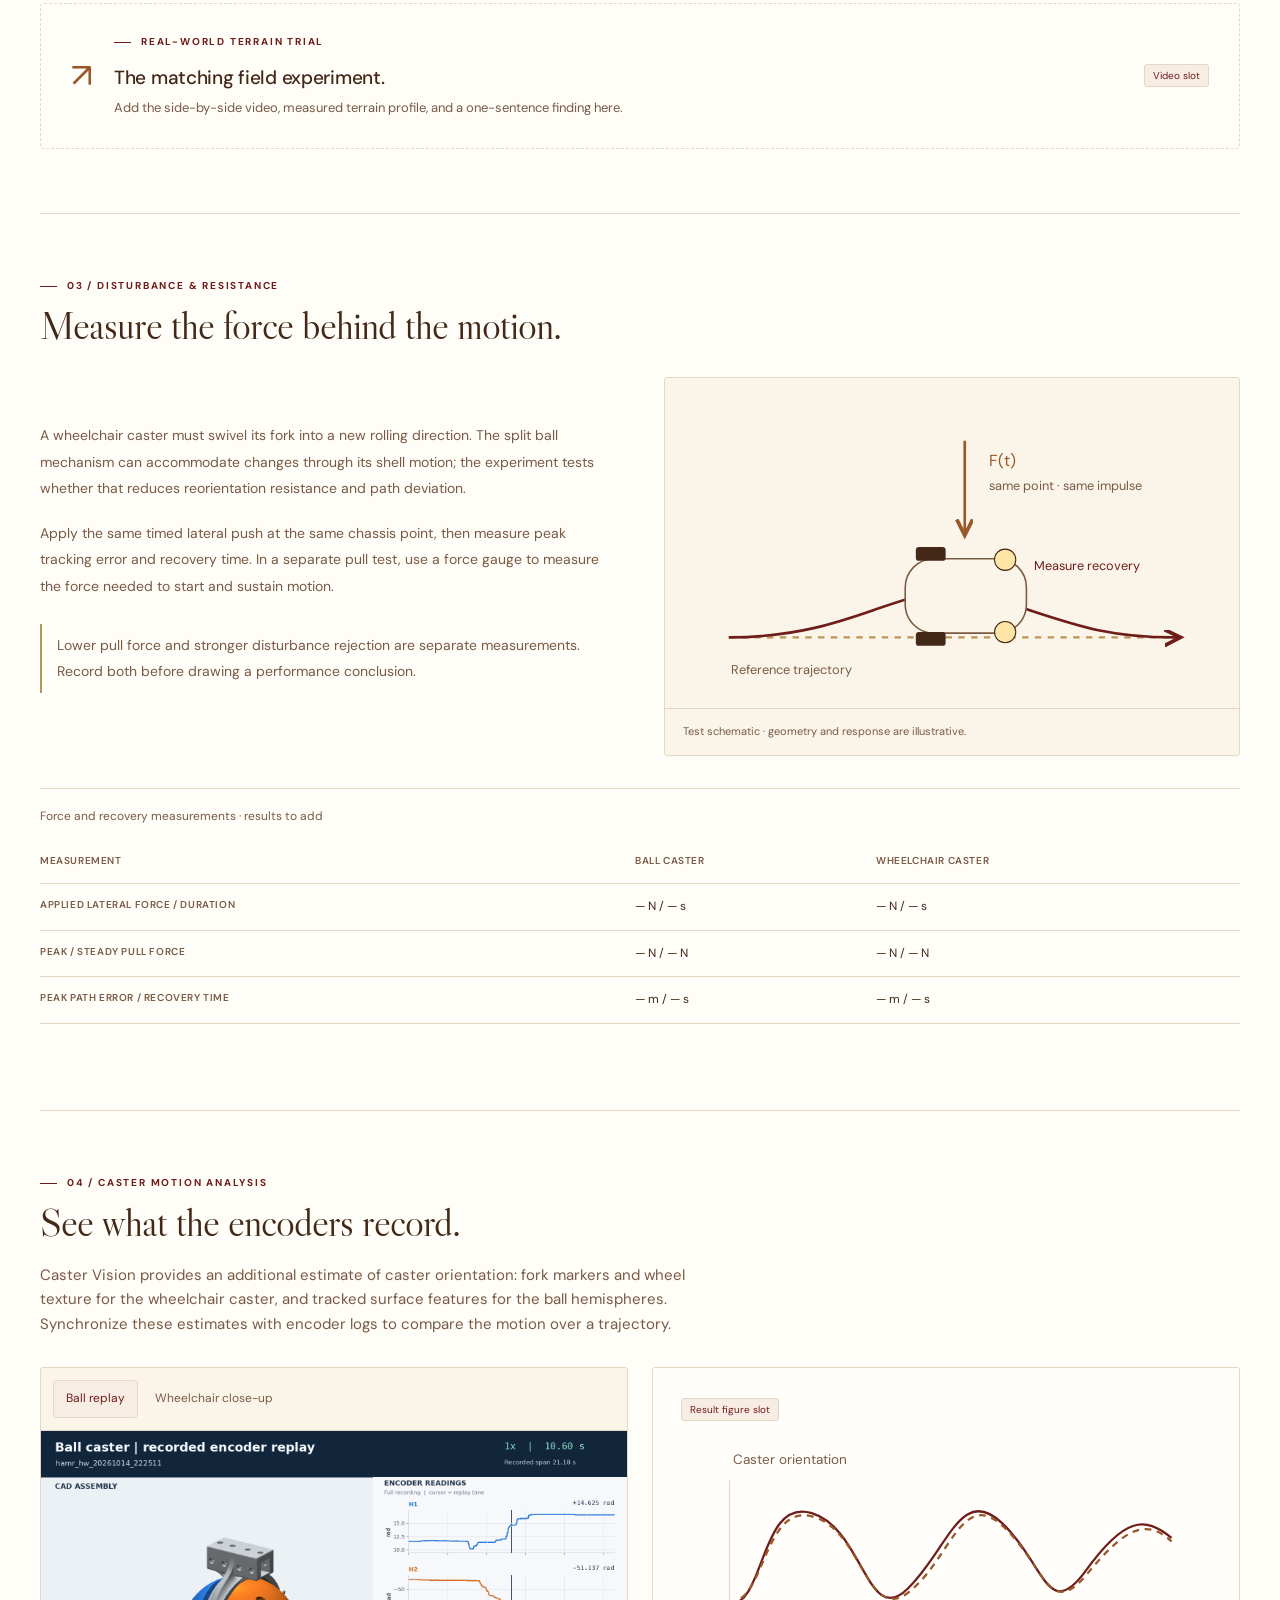
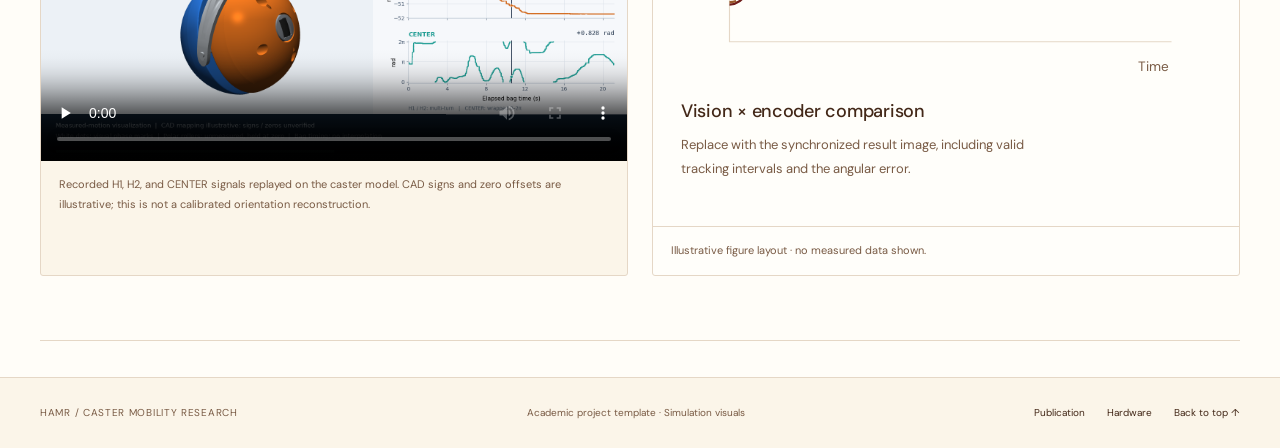
<file: experiments.html>
<!doctype html>
<html lang="en"><head><meta charset="utf-8"><meta name="viewport" content="width=device-width, initial-scale=1"><meta name="color-scheme" content="light"><meta name="description" content="HAMR caster mobility research: hardware, ROS 2, visual navigation, controllers, and simulation experiments."><title>Experiments · HAMR</title><link rel="icon" type="image/svg+xml" href="assets/favicon.svg"><link rel="stylesheet" href="assets/site.css"><link rel="stylesheet" href="assets/experiments.css"></head>
<body><a class="skip" href="#main">Skip to content</a><header class="site-header"><div class="header-inner"><a class="brand" href="index.html" aria-label="HAMR project home"><span class="brand-mark" aria-hidden="true"></span><span class="brand-copy">HAMR<small>CASTER MOBILITY RESEARCH</small></span></a><nav class="primary-nav" aria-label="Main navigation"><a href="ros2.html">ROS 2</a><a href="vslam.html">VSLAM</a><a href="controllers.html">Controllers</a><a href="experiments.html" aria-current="page">Experiments</a></nav></div></header>
<main id="main">
  <header class="page-intro">
    <p class="eyebrow">04 / Experiments</p>
    <h1>The same path.<br>Two ways to support it.</h1>
    <p>Compare tracking, terrain response, and caster motion in simulation and on the real platform.</p>
  </header>

  <section class="section" id="protocol">
    <div class="section-heading"><p class="eyebrow">Experimental setup</p><h2>A controlled comparison.</h2></div>
    <div class="two-col experiment-protocol">
      <article><span class="tag">Simulation</span><h3>One reference, two caster models</h3><p>ROS 2 Jazzy and Gazebo Harmonic run the ball and wheelchair caster configurations over the same route. Record ground-truth pose, tracking error, joint motion, and commands.</p><dl class="experiment-specs"><div><dt>Example route</dt><dd>4.4 m square · 17.6 m total</dd></div><div><dt>Reference speed</dt><dd>0.25 m/s · 1 s ramps</dd></div><div><dt>Physics step</dt><dd>1 ms · rigid terrain</dd></div></dl></article>
      <article><span class="tag">Real world · results to add</span><h3>Repeat the route on the platform</h3><p>Swap the support casters, preserve the payload and controller settings, and repeat the marked route. Synchronize pose, wheel and caster encoders, IMU, video, and force measurements.</p><dl class="experiment-specs"><div><dt>Surface / payload</dt><dd>To be recorded</dd></div><div><dt>Trials per configuration</dt><dd>To be recorded</dd></div><div><dt>Independent pose reference</dt><dd>To be recorded</dd></div></dl></article>
    </div>
    <p class="note">The current simulation shares chassis geometry and commands; caster mass, contact, and bearing parameters are model assumptions. Hardware calibration and repeated trials will support the final comparison.</p>
  </section>

  <section class="section" id="tracking">
    <div class="section-heading"><p class="eyebrow">01 / Trajectory tracking</p><h2>Follow the path. Read the error.</h2><p>An archived pair of simulation runs on the ADTG-d25 terrain. Select a configuration or replay its trajectory history.</p></div>
    <div class="trajectory-lab figure-panel">
      <div class="experiment-toolbar"><div class="experiment-switch" role="group" aria-label="Trajectory configuration"><button type="button" data-trajectory="both" aria-pressed="true">Compare</button><button type="button" data-trajectory="ball" aria-pressed="false">Ball caster</button><button type="button" data-trajectory="swivel" aria-pressed="false">Wheelchair caster</button></div><span class="experiment-label">ARCHIVED SIMULATION · 06 OCT 2026</span></div>
      <div class="trajectory-charts"><div><h3>Position history</h3><svg id="trajectory-chart" viewBox="0 0 540 430" role="img" aria-label="Recorded position histories of ball and wheelchair caster robots following a square reference path"></svg></div><div><h3>Position error over time</h3><svg id="error-chart" viewBox="0 0 540 300" role="img" aria-label="Position tracking error over the recorded simulation run"></svg><div class="experiment-metrics"><div><span class="legend-dot ball"></span><span>Ball caster RMS</span><strong>10.4 <small>mm</small></strong></div><div><span class="legend-dot swivel"></span><span>Wheelchair caster RMS</span><strong>11.2 <small>mm</small></strong></div></div><p class="chart-note">Values belong to this single simulation pair. They are not an aggregate or a real-world result.</p></div></div>
      <div class="experiment-legend"><span><i class="line-reference"></i>Reference · dotted</span><span><i class="line-ball"></i>Ball caster · solid</span><span><i class="line-swivel"></i>Wheelchair caster · dashed</span></div>
      <div class="replay-controls"><button type="button" id="trajectory-play" class="experiment-play">Play history</button><label class="sr-only" for="trajectory-time">Trajectory replay time</label><input id="trajectory-time" type="range" min="0" max="71.4" step="0.1" value="71.4"><output id="trajectory-time-label" for="trajectory-time">71.4 / 71.4 s</output></div>
    </div>
    <p class="caption">RMS = √mean((x − x<sub>ref</sub>)² + (y − y<sub>ref</sub>)²), evaluated against the timed reference. The plot shows recorded samples; the displayed RMS values come from the full run summaries. <a href="assets/trajectory-ball.csv" download>Ball CSV</a> · <a href="assets/trajectory-swivel.csv" download>Wheelchair CSV</a></p>
    <div class="table-wrap"><table><caption>Publication results · replace with repeated-trial statistics</caption><thead><tr><th>Condition</th><th>Ball caster RMS</th><th>Wheelchair RMS</th><th>Trials</th></tr></thead><tbody><tr><th>Simulation · final evaluation</th><td>—</td><td>—</td><td>—</td></tr><tr><th>Real world · flat ground</th><td>—</td><td>—</td><td>—</td></tr><tr><th>Real world · uneven ground</th><td>—</td><td>—</td><td>—</td></tr></tbody></table></div>
  </section>

  <section class="section" id="terrain">
    <div class="section-heading"><p class="eyebrow">02 / Off-road terrain</p><h2>Beyond the flat floor.</h2><p>Uneven support changes contact, chassis attitude, and tracking. Paired routes let us measure those effects without changing the reference.</p></div>
    <div class="two-col terrain-comparison"><figure class="figure-panel"><video controls playsinline preload="none" poster="assets/terrain-sim-frame.jpg" aria-label="Ball caster Gazebo simulation on uneven terrain"><source src="assets/offroad-ball.mp4" type="video/mp4"></video><figcaption><span class="tag">Ball caster</span>ADTG-d25 · square route · Gazebo camera</figcaption></figure><figure class="figure-panel"><video controls playsinline preload="none" poster="assets/terrain-swivel-frame.jpg" aria-label="Wheelchair caster Gazebo simulation on the same uneven terrain"><source src="assets/offroad-swivel.mp4" type="video/mp4"></video><figcaption><span class="tag">Wheelchair caster</span>Same terrain, route, and nominal speed</figcaption></figure></div>
    <p class="caption">Both runs complete this route. The ball configuration has slightly lower position RMS in this pair; broader conclusions need repeated tests across terrain and contact settings. These rigid surfaces do not model soil deformation.</p>
    <div class="real-world-slot"><div class="slot-mark" aria-hidden="true">↗</div><div><span class="eyebrow">Real-world terrain trial</span><h3>The matching field experiment.</h3><p>Add the side-by-side video, measured terrain profile, and a one-sentence finding here.</p></div><span class="tag">Video slot</span></div>
  </section>

  <section class="section" id="disturbance">
    <div class="section-heading"><p class="eyebrow">03 / Disturbance &amp; resistance</p><h2>Measure the force behind the motion.</h2></div>
    <div class="two-col force-section"><div><p>A wheelchair caster must swivel its fork into a new rolling direction. The split ball mechanism can accommodate changes through its shell motion; the experiment tests whether that reduces reorientation resistance and path deviation.</p><p>Apply the same timed lateral push at the same chassis point, then measure peak tracking error and recovery time. In a separate pull test, use a force gauge to measure the force needed to start and sustain motion.</p><p class="note">Lower pull force and stronger disturbance rejection are separate measurements. Record both before drawing a performance conclusion.</p></div><figure class="figure-panel force-diagram"><svg viewBox="0 0 540 310" role="img" aria-label="Top view of a robot following a reference path while a force is applied from its side"><defs><marker id="force-head" markerWidth="8" markerHeight="8" refX="6" refY="3" orient="auto"><path d="M0 0 L6 3 L0 6" fill="none" stroke="#99582a" stroke-width="1.4"/></marker><marker id="path-head" markerWidth="8" markerHeight="8" refX="6" refY="3" orient="auto"><path d="M0 0 L6 3 L0 6" fill="none" stroke="#6f1d1b" stroke-width="1.4"/></marker></defs><path d="M60 244 H485" stroke="#bb9457" stroke-width="2" stroke-dasharray="6 6"/><path d="M60 244 C190 244 230 182 305 206 S410 245 485 244" fill="none" stroke="#6f1d1b" stroke-width="2.5" marker-end="url(#path-head)"/><rect x="226" y="170" width="114" height="70" rx="27" fill="#fbf5e9" stroke="#795b45" stroke-width="1.5"/><rect x="236" y="159" width="28" height="13" rx="3" fill="#432818"/><rect x="236" y="239" width="28" height="13" rx="3" fill="#432818"/><circle cx="320" cy="171" r="10" fill="#ffe6a7" stroke="#432818"/><circle cx="320" cy="239" r="10" fill="#ffe6a7" stroke="#432818"/><path d="M282 59 V148" stroke="#99582a" stroke-width="2.5" marker-end="url(#force-head)"/><text x="305" y="83" fill="#99582a" font-size="15">F(t)</text><text x="305" y="105" fill="#795b45" font-size="12">same point · same impulse</text><text x="62" y="278" fill="#795b45" font-size="12">Reference trajectory</text><text x="347" y="181" fill="#6f1d1b" font-size="12">Measure recovery</text></svg><figcaption class="caption">Test schematic · geometry and response are illustrative.</figcaption></figure></div>
    <div class="table-wrap"><table><caption>Force and recovery measurements · results to add</caption><thead><tr><th>Measurement</th><th>Ball caster</th><th>Wheelchair caster</th></tr></thead><tbody><tr><th>Applied lateral force / duration</th><td>— N / — s</td><td>— N / — s</td></tr><tr><th>Peak / steady pull force</th><td>— N / — N</td><td>— N / — N</td></tr><tr><th>Peak path error / recovery time</th><td>— m / — s</td><td>— m / — s</td></tr></tbody></table></div>
  </section>

  <section class="section" id="caster-vision">
    <div class="section-heading"><p class="eyebrow">04 / Caster motion analysis</p><h2>See what the encoders record.</h2><p>Caster Vision provides an additional estimate of caster orientation: fork markers and wheel texture for the wheelchair caster, and tracked surface features for the ball hemispheres. Synchronize these estimates with encoder logs to compare the motion over a trajectory.</p></div>
    <div class="two-col caster-analysis"><figure class="figure-panel"><div class="experiment-toolbar"><div class="experiment-switch" role="group" aria-label="Caster replay"><button type="button" data-caster-replay="ball" aria-pressed="true">Ball replay</button><button type="button" data-caster-replay="swivel" aria-pressed="false">Wheelchair close-up</button></div></div><video id="caster-replay" controls playsinline preload="none" poster="assets/caster-encoder-replay.png" aria-label="Recorded encoder motion replayed on a caster CAD model"><source src="assets/caster-encoder-replay.mp4" type="video/mp4"></video><figcaption id="caster-replay-caption" class="caption">Recorded H1, H2, and CENTER signals replayed on the caster model. CAD signs and zero offsets are illustrative; this is not a calibrated orientation reconstruction.</figcaption></figure><figure class="figure-panel vision-placeholder"><div class="vision-placeholder-content"><span class="tag">Result figure slot</span><svg viewBox="0 0 470 220" role="img" aria-label="Placeholder for a synchronized vision and encoder orientation comparison"><path d="M43 35 V178 H435" fill="none" stroke="#e5d7c6"/><path d="M43 145 C75 145 70 50 116 64 S165 166 201 131 S248 38 285 73 S325 162 359 115 S411 66 435 86" fill="none" stroke="#6f1d1b" stroke-width="2"/><path d="M43 143 C75 143 73 55 117 67 S165 163 202 134 S249 41 286 76 S326 159 360 118 S412 68 435 89" fill="none" stroke="#99582a" stroke-width="2" stroke-dasharray="6 5"/><text x="46" y="20" fill="#795b45" font-size="12">Caster orientation</text><text x="405" y="204" fill="#795b45" font-size="12">Time</text></svg><h3>Vision × encoder comparison</h3><p>Replace with the synchronized result image, including valid tracking intervals and the angular error.</p></div><figcaption class="caption">Illustrative figure layout · no measured data shown.</figcaption></figure></div>
  </section>
</main>

<footer class="site-footer"><div class="footer-inner"><span class="footer-brand">HAMR / CASTER MOBILITY RESEARCH</span><span>Academic project template · Simulation visuals</span><div class="footer-links"><a href="index.html#publication">Publication</a><a href="index.html#hardware">Hardware</a><a href="#main">Back to top ↑</a></div></div></footer><script src="assets/site.js"></script><script src="assets/trajectory-data.js"></script><script src="assets/experiments.js"></script></body></html>
</file>
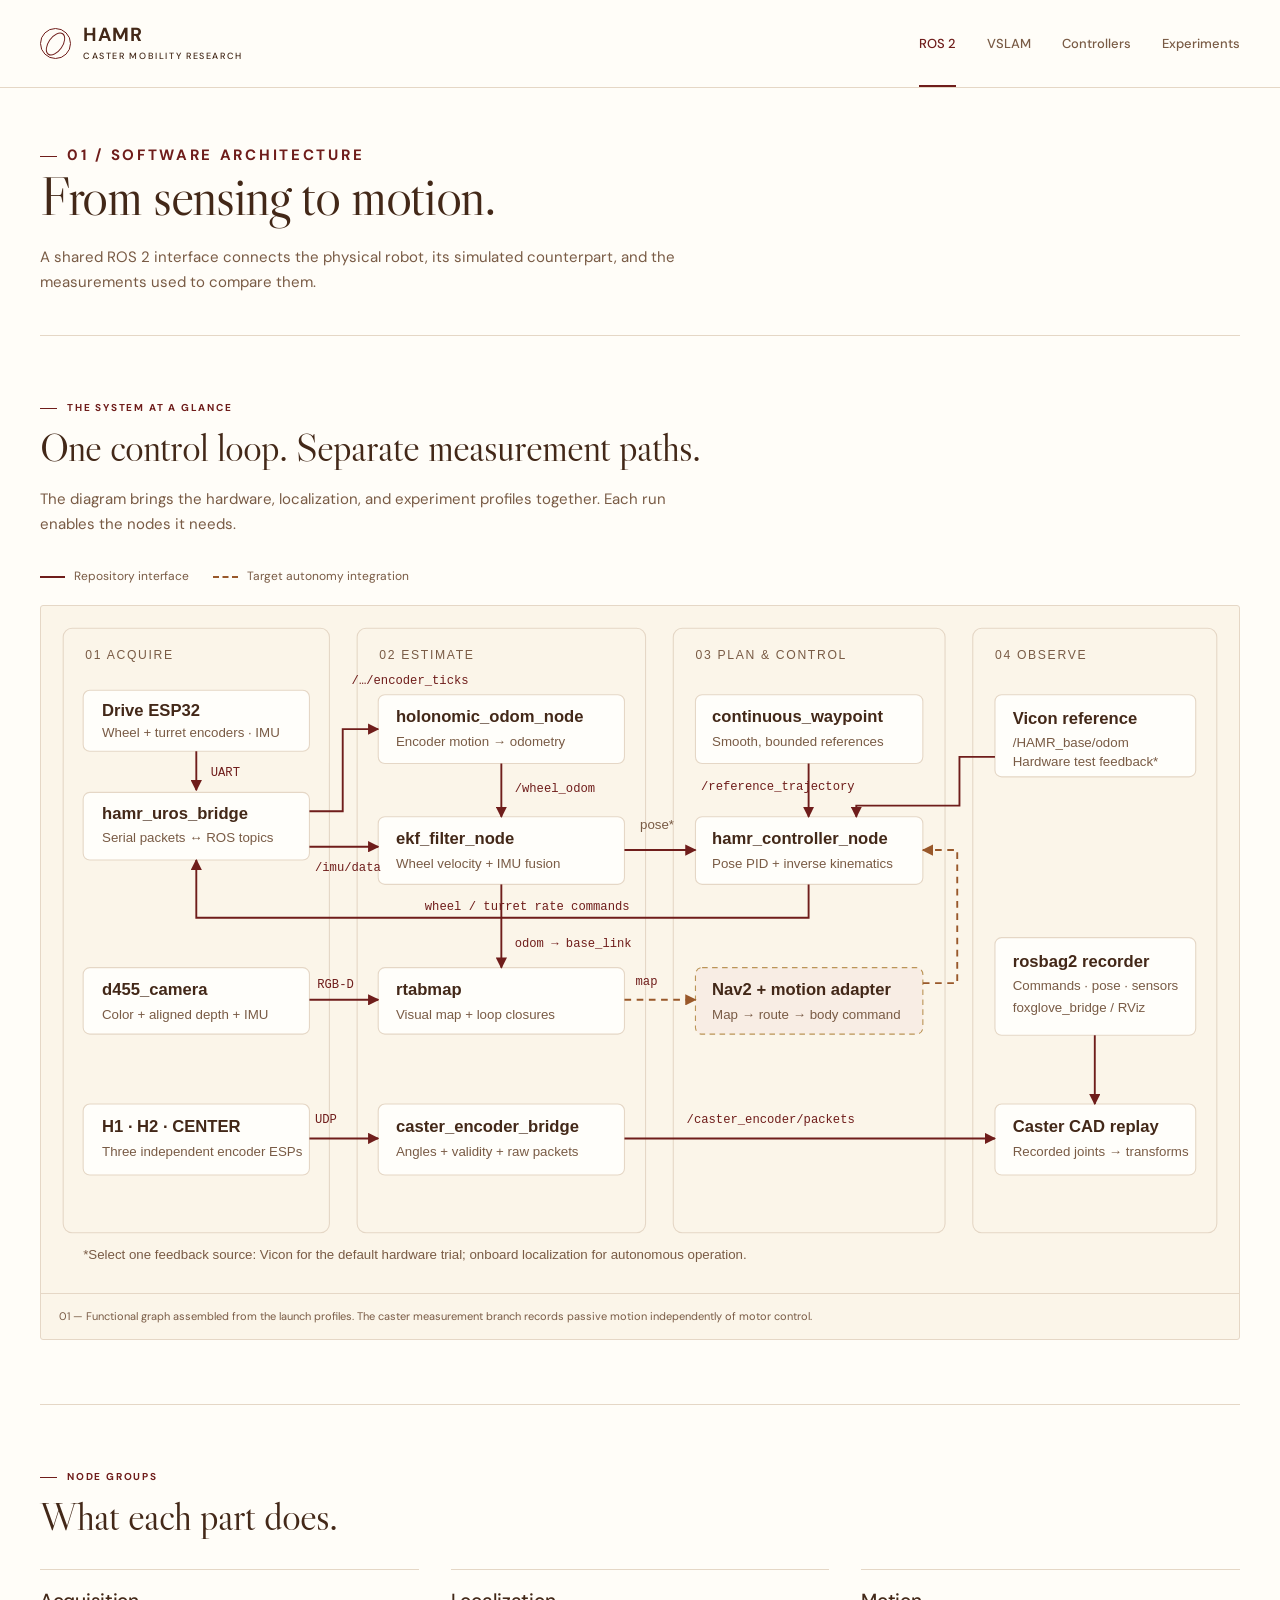
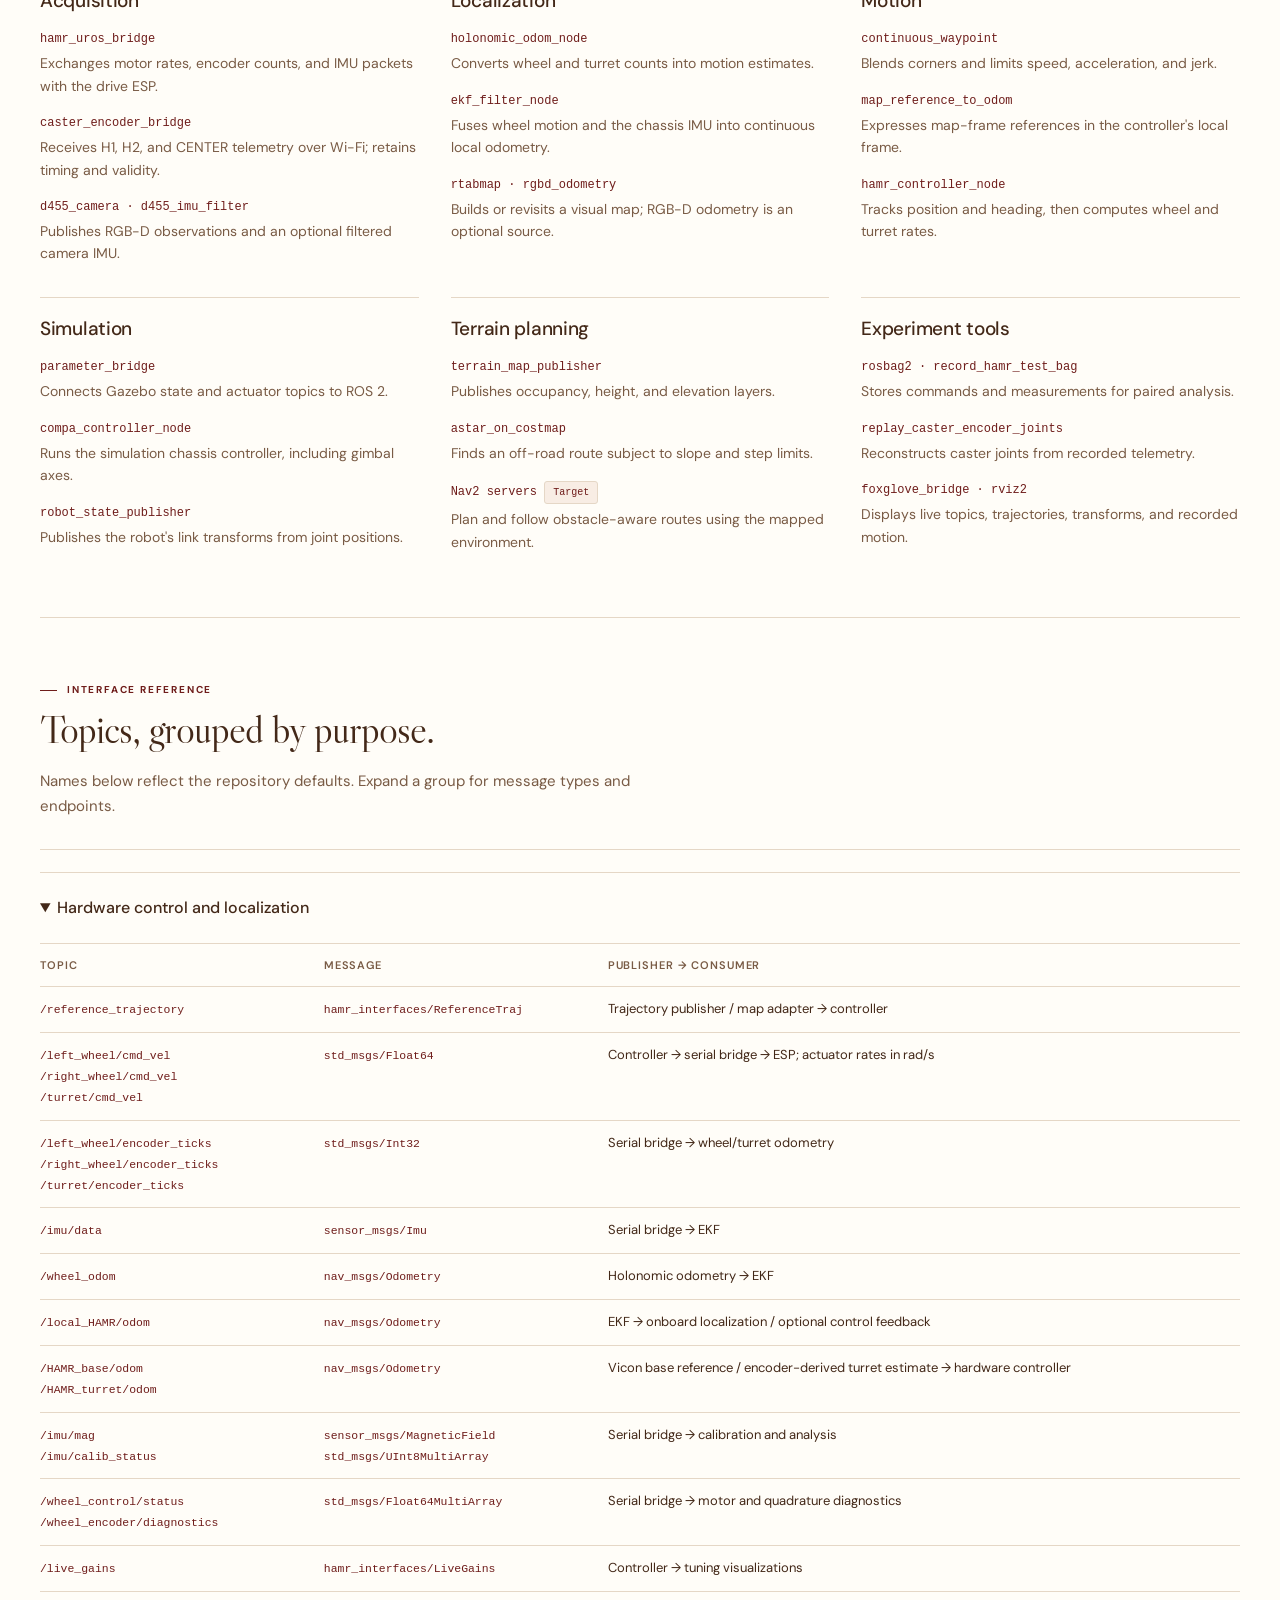
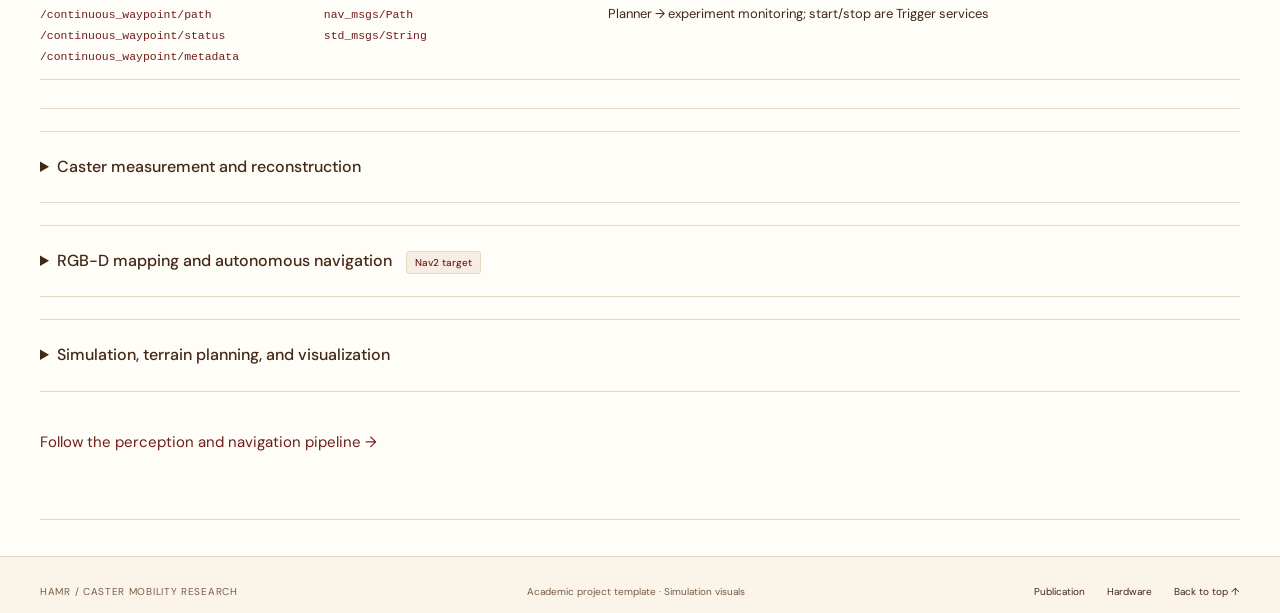
<file: ros2.html>
<!doctype html>
<html lang="en"><head><meta charset="utf-8"><meta name="viewport" content="width=device-width, initial-scale=1"><meta name="color-scheme" content="light"><meta name="description" content="HAMR caster mobility research: hardware, ROS 2, visual navigation, controllers, and simulation experiments."><title>The ROS 2 system · HAMR</title><link rel="icon" type="image/svg+xml" href="assets/favicon.svg"><link rel="stylesheet" href="assets/site.css"><link rel="stylesheet" href="assets/technical.css"></head>
<body><a class="skip" href="#main">Skip to content</a><header class="site-header"><div class="header-inner"><a class="brand" href="index.html" aria-label="HAMR project home"><span class="brand-mark" aria-hidden="true"></span><span class="brand-copy">HAMR<small>CASTER MOBILITY RESEARCH</small></span></a><nav class="primary-nav" aria-label="Main navigation"><a href="ros2.html" aria-current="page">ROS 2</a><a href="vslam.html">VSLAM</a><a href="controllers.html">Controllers</a><a href="experiments.html">Experiments</a></nav></div></header>
<main id="main" class="technical-page">
  <header class="page-intro">
    <p class="eyebrow">01 / Software architecture</p>
    <h1>From sensing to motion.</h1>
    <p>A shared ROS 2 interface connects the physical robot, its simulated counterpart, and the measurements used to compare them.</p>
  </header>

  <section class="section" id="node-graph">
    <div class="section-heading">
      <p class="eyebrow">The system at a glance</p>
      <h2>One control loop. Separate measurement paths.</h2>
      <p>The diagram brings the hardware, localization, and experiment profiles together. Each run enables the nodes it needs.</p>
    </div>
    <div class="tech-legend"><span><i></i>Repository interface</span><span><i class="target-line"></i>Target autonomy integration</span></div>
    <figure class="figure-panel tech-figure tech-wide">
      <svg viewBox="0 0 1080 605" role="img" aria-labelledby="ros-graph-title ros-graph-desc">
        <title id="ros-graph-title">HAMR grouped ROS 2 node and topic graph</title>
        <desc id="ros-graph-desc">The drive ESP connects by UART to hamr_uros_bridge. Encoder ticks feed holonomic_odom_node and wheel odometry joins IMU data in ekf_filter_node. A waypoint planner sends references to hamr_controller_node, which returns wheel and turret commands to the bridge. D455 images and depth feed RTAB-Map. Dashed target connections add Nav2. Independent H1, H2 and CENTER boards send UDP to caster_encoder_bridge for recording and replay.</desc>
        <defs><marker id="ros-arrow" viewBox="0 0 10 10" refX="9" refY="5" markerWidth="6" markerHeight="6" orient="auto-start-reverse"><path d="M0 0 10 5 0 10z" fill="#6f1d1b"/></marker><marker id="ros-target-arrow" viewBox="0 0 10 10" refX="9" refY="5" markerWidth="6" markerHeight="6" orient="auto"><path d="M0 0 10 5 0 10z" fill="#99582a"/></marker></defs>
        <rect class="group-box" x="20" y="20" width="240" height="545"/>
        <rect class="group-box" x="285" y="20" width="260" height="545"/>
        <rect class="group-box" x="570" y="20" width="245" height="545"/>
        <rect class="group-box" x="840" y="20" width="220" height="545"/>
        <text class="svg-label" x="40" y="48">01  ACQUIRE</text><text class="svg-label" x="305" y="48">02  ESTIMATE</text><text class="svg-label" x="590" y="48">03  PLAN &amp; CONTROL</text><text class="svg-label" x="860" y="48">04  OBSERVE</text>
        <rect class="node-box" x="38" y="76" width="204" height="55"/><text class="svg-title" x="55" y="99">Drive ESP32</text><text class="svg-small" x="55" y="118">Wheel + turret encoders · IMU</text>
        <path class="wire" d="M140 131 V166" marker-end="url(#ros-arrow)"/><text class="svg-code" x="153" y="153">UART</text>
        <rect class="node-box" x="38" y="168" width="204" height="61"/><text class="svg-title" x="55" y="192">hamr_uros_bridge</text><text class="svg-small" x="55" y="213">Serial packets ↔ ROS topics</text>
        <rect class="node-box" x="304" y="80" width="222" height="62"/><text class="svg-title" x="320" y="105">holonomic_odom_node</text><text class="svg-small" x="320" y="126">Encoder motion → odometry</text>
        <path class="wire" d="M242 185 H272 V111 H304" marker-end="url(#ros-arrow)"/><text class="svg-code" x="280" y="70">/…/encoder_ticks</text>
        <rect class="node-box" x="304" y="190" width="222" height="61"/><text class="svg-title" x="320" y="215">ekf_filter_node</text><text class="svg-small" x="320" y="236">Wheel velocity + IMU fusion</text>
        <path class="wire" d="M415 142 V190" marker-end="url(#ros-arrow)"/><text class="svg-code" x="427" y="168">/wheel_odom</text>
        <path class="wire" d="M242 217 H304" marker-end="url(#ros-arrow)"/><text class="svg-code" x="247" y="239">/imu/data</text>
        <rect class="node-box" x="590" y="80" width="205" height="62"/><text class="svg-title" x="605" y="105">continuous_waypoint</text><text class="svg-small" x="605" y="126">Smooth, bounded references</text>
        <rect class="node-box" x="590" y="190" width="205" height="61"/><text class="svg-title" x="605" y="215">hamr_controller_node</text><text class="svg-small" x="605" y="236">Pose PID + inverse kinematics</text>
        <path class="wire" d="M692 142 V190" marker-end="url(#ros-arrow)"/><text class="svg-code" x="595" y="166">/reference_trajectory</text>
        <path class="wire" d="M526 220 H590" marker-end="url(#ros-arrow)"/><text class="svg-small" x="540" y="201">pose*</text>
        <path class="wire" d="M692 251 V281 H140 V229" marker-end="url(#ros-arrow)"/><text class="svg-code" x="346" y="274">wheel / turret rate commands</text>
        <rect class="node-box" x="38" y="326" width="204" height="60"/><text class="svg-title" x="55" y="351">d455_camera</text><text class="svg-small" x="55" y="372">Color + aligned depth + IMU</text>
        <rect class="node-box" x="304" y="326" width="222" height="60"/><text class="svg-title" x="320" y="351">rtabmap</text><text class="svg-small" x="320" y="372">Visual map + loop closures</text>
        <path class="wire" d="M242 355 H304" marker-end="url(#ros-arrow)"/><text class="svg-code" x="249" y="344">RGB-D</text>
        <path class="wire" d="M415 251 V326" marker-end="url(#ros-arrow)"/><text class="svg-code" x="427" y="307">odom → base_link</text>
        <rect class="target-box" x="590" y="326" width="205" height="60"/><text class="svg-title" x="605" y="351">Nav2 + motion adapter</text><text class="svg-small" x="605" y="372">Map → route → body command</text>
        <path class="wire-target" d="M526 355 H590" marker-end="url(#ros-target-arrow)"/><path class="wire-target" d="M795 340 H826 V220 H795" marker-end="url(#ros-target-arrow)"/>
        <text class="svg-code" x="536" y="342">map</text>
        <rect class="node-box" x="38" y="449" width="204" height="64"/><text class="svg-title" x="55" y="474">H1 · H2 · CENTER</text><text class="svg-small" x="55" y="496">Three independent encoder ESPs</text>
        <rect class="node-box" x="304" y="449" width="222" height="64"/><text class="svg-title" x="320" y="474">caster_encoder_bridge</text><text class="svg-small" x="320" y="496">Angles + validity + raw packets</text>
        <path class="wire" d="M242 480 H304" marker-end="url(#ros-arrow)"/><text class="svg-code" x="247" y="466">UDP</text>
        <rect class="node-box" x="860" y="80" width="181" height="74"/><text class="svg-title" x="876" y="106">Vicon reference</text><text class="svg-small" x="876" y="127">/HAMR_base/odom</text><text class="svg-small" x="876" y="144">Hardware test feedback*</text>
        <path class="wire" d="M860 136 H828 V180 H735 V190" marker-end="url(#ros-arrow)"/>
        <rect class="node-box" x="860" y="299" width="181" height="88"/><text class="svg-title" x="876" y="325">rosbag2 recorder</text><text class="svg-small" x="876" y="346">Commands · pose · sensors</text><text class="svg-small" x="876" y="366">foxglove_bridge / RViz</text>
        <rect class="node-box" x="860" y="449" width="181" height="64"/><text class="svg-title" x="876" y="474">Caster CAD replay</text><text class="svg-small" x="876" y="496">Recorded joints → transforms</text>
        <path class="wire" d="M526 480 H860" marker-end="url(#ros-arrow)"/><text class="svg-code" x="582" y="466">/caster_encoder/packets</text>
        <path class="wire" d="M950 387 V449" marker-end="url(#ros-arrow)"/>
        <text class="svg-small" x="38" y="589">*Select one feedback source: Vicon for the default hardware trial; onboard localization for autonomous operation.</text>
      </svg>
      <figcaption class="caption">01 — Functional graph assembled from the launch profiles. The caster measurement branch records passive motion independently of motor control.</figcaption>
    </figure>
  </section>

  <section class="section" id="node-groups">
    <div class="section-heading"><p class="eyebrow">Node groups</p><h2>What each part does.</h2></div>
    <div class="tech-node-grid">
      <article><h3>Acquisition</h3><dl><dt>hamr_uros_bridge</dt><dd>Exchanges motor rates, encoder counts, and IMU packets with the drive ESP.</dd><dt>caster_encoder_bridge</dt><dd>Receives H1, H2, and CENTER telemetry over Wi-Fi; retains timing and validity.</dd><dt>d455_camera · d455_imu_filter</dt><dd>Publishes RGB-D observations and an optional filtered camera IMU.</dd></dl></article>
      <article><h3>Localization</h3><dl><dt>holonomic_odom_node</dt><dd>Converts wheel and turret counts into motion estimates.</dd><dt>ekf_filter_node</dt><dd>Fuses wheel motion and the chassis IMU into continuous local odometry.</dd><dt>rtabmap · rgbd_odometry</dt><dd>Builds or revisits a visual map; RGB-D odometry is an optional source.</dd></dl></article>
      <article><h3>Motion</h3><dl><dt>continuous_waypoint</dt><dd>Blends corners and limits speed, acceleration, and jerk.</dd><dt>map_reference_to_odom</dt><dd>Expresses map-frame references in the controller's local frame.</dd><dt>hamr_controller_node</dt><dd>Tracks position and heading, then computes wheel and turret rates.</dd></dl></article>
      <article><h3>Simulation</h3><dl><dt>parameter_bridge</dt><dd>Connects Gazebo state and actuator topics to ROS 2.</dd><dt>compa_controller_node</dt><dd>Runs the simulation chassis controller, including gimbal axes.</dd><dt>robot_state_publisher</dt><dd>Publishes the robot's link transforms from joint positions.</dd></dl></article>
      <article><h3>Terrain planning</h3><dl><dt>terrain_map_publisher</dt><dd>Publishes occupancy, height, and elevation layers.</dd><dt>astar_on_costmap</dt><dd>Finds an off-road route subject to slope and step limits.</dd><dt>Nav2 servers <span class="tag">Target</span></dt><dd>Plan and follow obstacle-aware routes using the mapped environment.</dd></dl></article>
      <article><h3>Experiment tools</h3><dl><dt>rosbag2 · record_hamr_test_bag</dt><dd>Stores commands and measurements for paired analysis.</dd><dt>replay_caster_encoder_joints</dt><dd>Reconstructs caster joints from recorded telemetry.</dd><dt>foxglove_bridge · rviz2</dt><dd>Displays live topics, trajectories, transforms, and recorded motion.</dd></dl></article>
    </div>
  </section>

  <section class="section" id="topic-reference">
    <div class="section-heading"><p class="eyebrow">Interface reference</p><h2>Topics, grouped by purpose.</h2><p>Names below reflect the repository defaults. Expand a group for message types and endpoints.</p></div>
    <div class="tech-inventory">
      <details open><summary>Hardware control and localization</summary><div class="table-wrap"><table><thead><tr><th>Topic</th><th>Message</th><th>Publisher → consumer</th></tr></thead><tbody>
        <tr><td><code>/reference_trajectory</code></td><td><code>hamr_interfaces/ReferenceTraj</code></td><td>Trajectory publisher / map adapter → controller</td></tr>
        <tr><td><code>/left_wheel/cmd_vel</code><br><code>/right_wheel/cmd_vel</code><br><code>/turret/cmd_vel</code></td><td><code>std_msgs/Float64</code></td><td>Controller → serial bridge → ESP; actuator rates in rad/s</td></tr>
        <tr><td><code>/left_wheel/encoder_ticks</code><br><code>/right_wheel/encoder_ticks</code><br><code>/turret/encoder_ticks</code></td><td><code>std_msgs/Int32</code></td><td>Serial bridge → wheel/turret odometry</td></tr>
        <tr><td><code>/imu/data</code></td><td><code>sensor_msgs/Imu</code></td><td>Serial bridge → EKF</td></tr>
        <tr><td><code>/wheel_odom</code></td><td><code>nav_msgs/Odometry</code></td><td>Holonomic odometry → EKF</td></tr>
        <tr><td><code>/local_HAMR/odom</code></td><td><code>nav_msgs/Odometry</code></td><td>EKF → onboard localization / optional control feedback</td></tr>
        <tr><td><code>/HAMR_base/odom</code><br><code>/HAMR_turret/odom</code></td><td><code>nav_msgs/Odometry</code></td><td>Vicon base reference / encoder-derived turret estimate → hardware controller</td></tr>
        <tr><td><code>/imu/mag</code><br><code>/imu/calib_status</code></td><td><code>sensor_msgs/MagneticField</code><br><code>std_msgs/UInt8MultiArray</code></td><td>Serial bridge → calibration and analysis</td></tr>
        <tr><td><code>/wheel_control/status</code><br><code>/wheel_encoder/diagnostics</code></td><td><code>std_msgs/Float64MultiArray</code></td><td>Serial bridge → motor and quadrature diagnostics</td></tr>
        <tr><td><code>/live_gains</code></td><td><code>hamr_interfaces/LiveGains</code></td><td>Controller → tuning visualizations</td></tr>
        <tr><td><code>/continuous_waypoint/path</code><br><code>/continuous_waypoint/status</code><br><code>/continuous_waypoint/metadata</code></td><td><code>nav_msgs/Path</code><br><code>std_msgs/String</code></td><td>Planner → experiment monitoring; start/stop are Trigger services</td></tr>
      </tbody></table></div></details>
      <details><summary>Caster measurement and reconstruction</summary><div class="table-wrap"><table><thead><tr><th>Topic</th><th>Message</th><th>Purpose</th></tr></thead><tbody>
        <tr><td><code>/caster_encoder/packets</code></td><td><code>std_msgs/String</code></td><td>Raw validated JSON envelopes, sample clocks, flags, and counters</td></tr>
        <tr><td><code>/caster_encoder/metadata</code><br><code>/caster_encoder/diagnostics</code></td><td><code>std_msgs/String</code></td><td>Per-board configuration, boot IDs, sequence tracking, and freshness</td></tr>
        <tr><td><code>/caster_encoder/H1/joint_states</code><br><code>/caster_encoder/H2/joint_states</code><br><code>/caster_encoder/CENTER/joint_states</code></td><td><code>sensor_msgs/JointState</code></td><td>Valid angles and independently valid angular velocities</td></tr>
        <tr><td><code>/caster_replay/packets</code><br><code>/caster_replay/joint_states</code></td><td><code>std_msgs/String</code><br><code>sensor_msgs/JointState</code></td><td>Bag input → reconstructed CAD joints</td></tr>
        <tr><td><code>/caster_replay/status</code><br><code>/caster_replay/status_marker</code><br><code>/caster_replay/phase_markers</code></td><td><code>std_msgs/String</code><br><code>visualization_msgs/Marker</code><br><code>visualization_msgs/MarkerArray</code></td><td>Reconstruction validity and orientation markers</td></tr>
        <tr><td><code>/caster_replay/tf</code><br><code>/caster_replay/tf_static</code></td><td><code>tf2_msgs/TFMessage</code></td><td>Isolated replay transforms from <code>/caster_replay/state_publisher</code></td></tr>
      </tbody></table></div></details>
      <details><summary>RGB-D mapping and autonomous navigation <span class="tag">Nav2 target</span></summary><div class="table-wrap"><table><thead><tr><th>Topic / interface</th><th>Message</th><th>Purpose</th></tr></thead><tbody>
        <tr><td><code>/d455/color/image_raw</code><br><code>/d455/depth/image_rect_raw</code></td><td><code>sensor_msgs/Image</code></td><td>Color and aligned depth → RTAB-Map</td></tr>
        <tr><td><code>/d455/color/camera_info</code></td><td><code>sensor_msgs/CameraInfo</code></td><td>Camera calibration → projection and visual estimation</td></tr>
        <tr><td><code>/d455/imu_raw</code><br><code>/d455/imu</code></td><td><code>sensor_msgs/Imu</code></td><td>Camera inertial stream → optional Madgwick orientation filter → SLAM</td></tr>
        <tr><td><code>/d455/depth/color/points</code></td><td><code>sensor_msgs/PointCloud2</code></td><td>Optional camera point cloud</td></tr>
        <tr><td><code>/odom</code></td><td><code>nav_msgs/Odometry</code></td><td>Optional <code>rgbd_odometry</code> output</td></tr>
        <tr><td><code>/localization_pose</code><br><code>/map</code></td><td><code>geometry_msgs/PoseWithCovarianceStamped</code><br><code>nav_msgs/OccupancyGrid</code></td><td>RTAB-Map localization and occupancy output; configured remaps may differ</td></tr>
        <tr><td><code>/reference_trajectory_map</code></td><td><code>hamr_interfaces/ReferenceTraj</code></td><td>Map reference → <code>map_reference_to_odom</code> → local control reference</td></tr>
        <tr><td><code>/plan</code><br><code>/cmd_vel</code><br><code>/navigate_to_pose</code></td><td><code>nav_msgs/Path</code><br><code>geometry_msgs/Twist</code> or stamped variant<br><code>nav2_msgs/NavigateToPose</code> action</td><td>Target Nav2 route, body velocity, and navigation goal; adapt the selected velocity contract to HAMR kinematics</td></tr>
        <tr><td><code>/global_costmap/costmap</code><br><code>/local_costmap/costmap</code></td><td><code>nav_msgs/OccupancyGrid</code></td><td>Target Nav2 planning and near-field obstacle layers</td></tr>
      </tbody></table></div><p class="tech-detail">Target node set: <code>planner_server</code>, <code>controller_server</code>, <code>bt_navigator</code>, <code>behavior_server</code>, <code>waypoint_follower</code>, <code>velocity_smoother</code>, and lifecycle management. This template does not claim that Nav2 is part of the current hardware launch.</p></details>
      <details><summary>Simulation, terrain planning, and visualization</summary><div class="table-wrap"><table><thead><tr><th>Topic</th><th>Message</th><th>Publisher / profile</th></tr></thead><tbody>
        <tr><td><code>/clock</code><br><code>/joint_states</code><br><code>/compa/odom</code></td><td><code>rosgraph_msgs/Clock</code><br><code>sensor_msgs/JointState</code><br><code>nav_msgs/Odometry</code></td><td>Gazebo → <code>parameter_bridge</code></td></tr>
        <tr><td><code>/roll/cmd_vel</code><br><code>/pitch/cmd_vel</code><br><code>/yaw/cmd_vel</code></td><td><code>std_msgs/Float64</code></td><td><code>compa_controller_node</code> → simulated gimbal</td></tr>
        <tr><td><code>/tf</code><br><code>/tf_static</code><br><code>/robot_description</code></td><td><code>tf2_msgs/TFMessage</code><br><code>std_msgs/String</code></td><td>State publisher, EKF, camera transforms, and selected simulation bridge</td></tr>
        <tr><td><code>/costmap</code><br><code>/costmap_image</code><br><code>/height_image</code><br><code>/elevation_map</code></td><td><code>nav_msgs/OccupancyGrid</code><br><code>sensor_msgs/Image</code><br><code>grid_map_msgs/GridMap</code></td><td><code>terrain_map_publisher</code> / <code>png_costmap_publisher</code></td></tr>
        <tr><td><code>/initialpose</code><br><code>/goal_pose</code><br><code>/astar_path</code><br><code>/astar_debug</code></td><td>Pose input · Path · Marker</td><td><code>astar_on_costmap</code> terrain-planning profile</td></tr>
        <tr><td><code>/prm/nodes</code><br><code>/prm/edges</code><br><code>/prm/adjacency</code><br><code>/map_inflated</code></td><td>Marker · Int32MultiArray · OccupancyGrid</td><td><code>prm_builder</code> optional roadmap profile</td></tr>
        <tr><td><code>/astar/path</code><br><code>/astar/explored</code></td><td>Path · Marker</td><td><code>astar_planner</code> optional 2D map profile</td></tr>
        <tr><td><code>/compa/path</code><br><code>/compa/path_marker</code></td><td>Path · Marker</td><td><code>compa_path_tracer</code> optional trajectory view</td></tr>
      </tbody></table></div><p class="tech-detail">Additional profile utilities include <code>ros_gz_sim/create</code>, <code>ground_truth_tf_bridge</code>, <code>static_map_to_odom</code>, <code>imu_link_static_tf</code>, <code>static_base_to_d455</code>, <code>rtabmap_viz</code>, and optional PID/odometry plotters. Standard ROS discovery and parameter topics are omitted.</p></details>
    </div>
    <a class="tech-inline-link" href="vslam.html">Follow the perception and navigation pipeline →</a>
  </section>
</main>

<footer class="site-footer"><div class="footer-inner"><span class="footer-brand">HAMR / CASTER MOBILITY RESEARCH</span><span>Academic project template · Simulation visuals</span><div class="footer-links"><a href="index.html#publication">Publication</a><a href="index.html#hardware">Hardware</a><a href="#main">Back to top ↑</a></div></div></footer><script src="assets/site.js"></script></body></html>
</file>
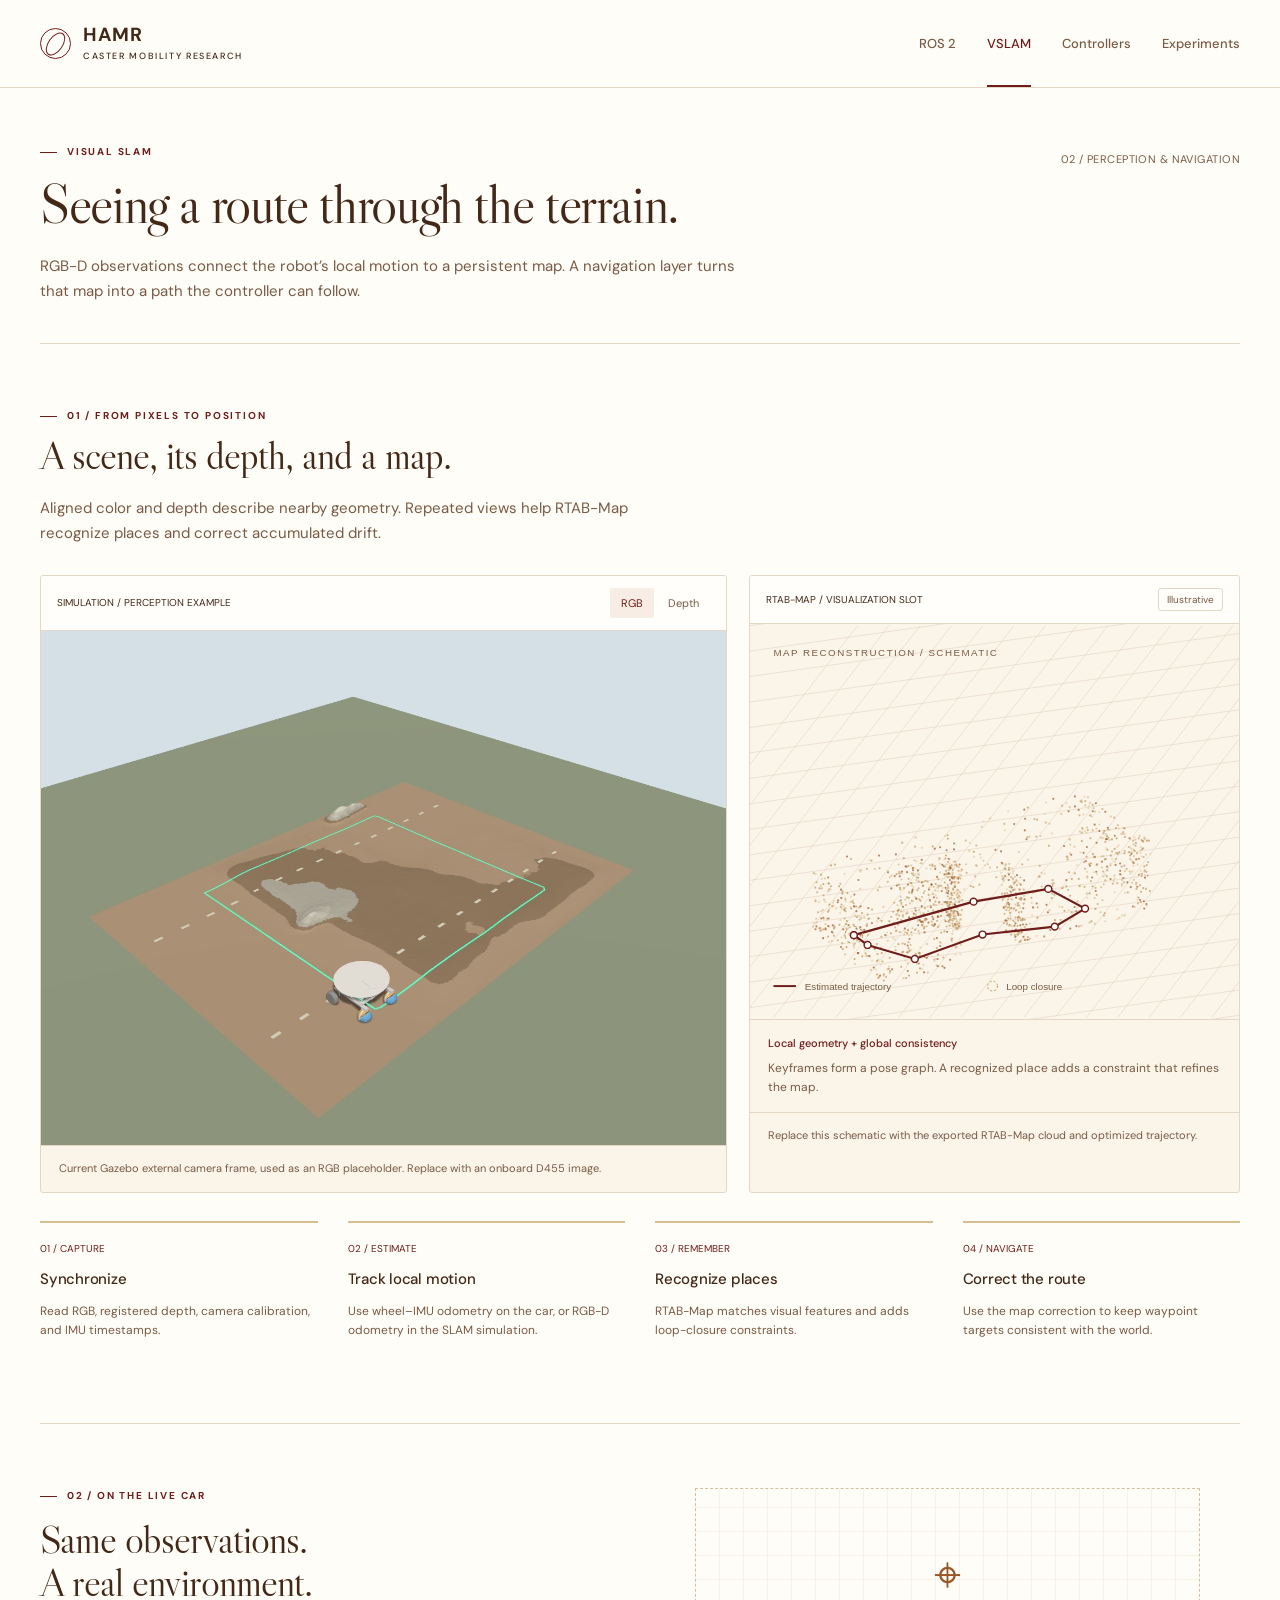
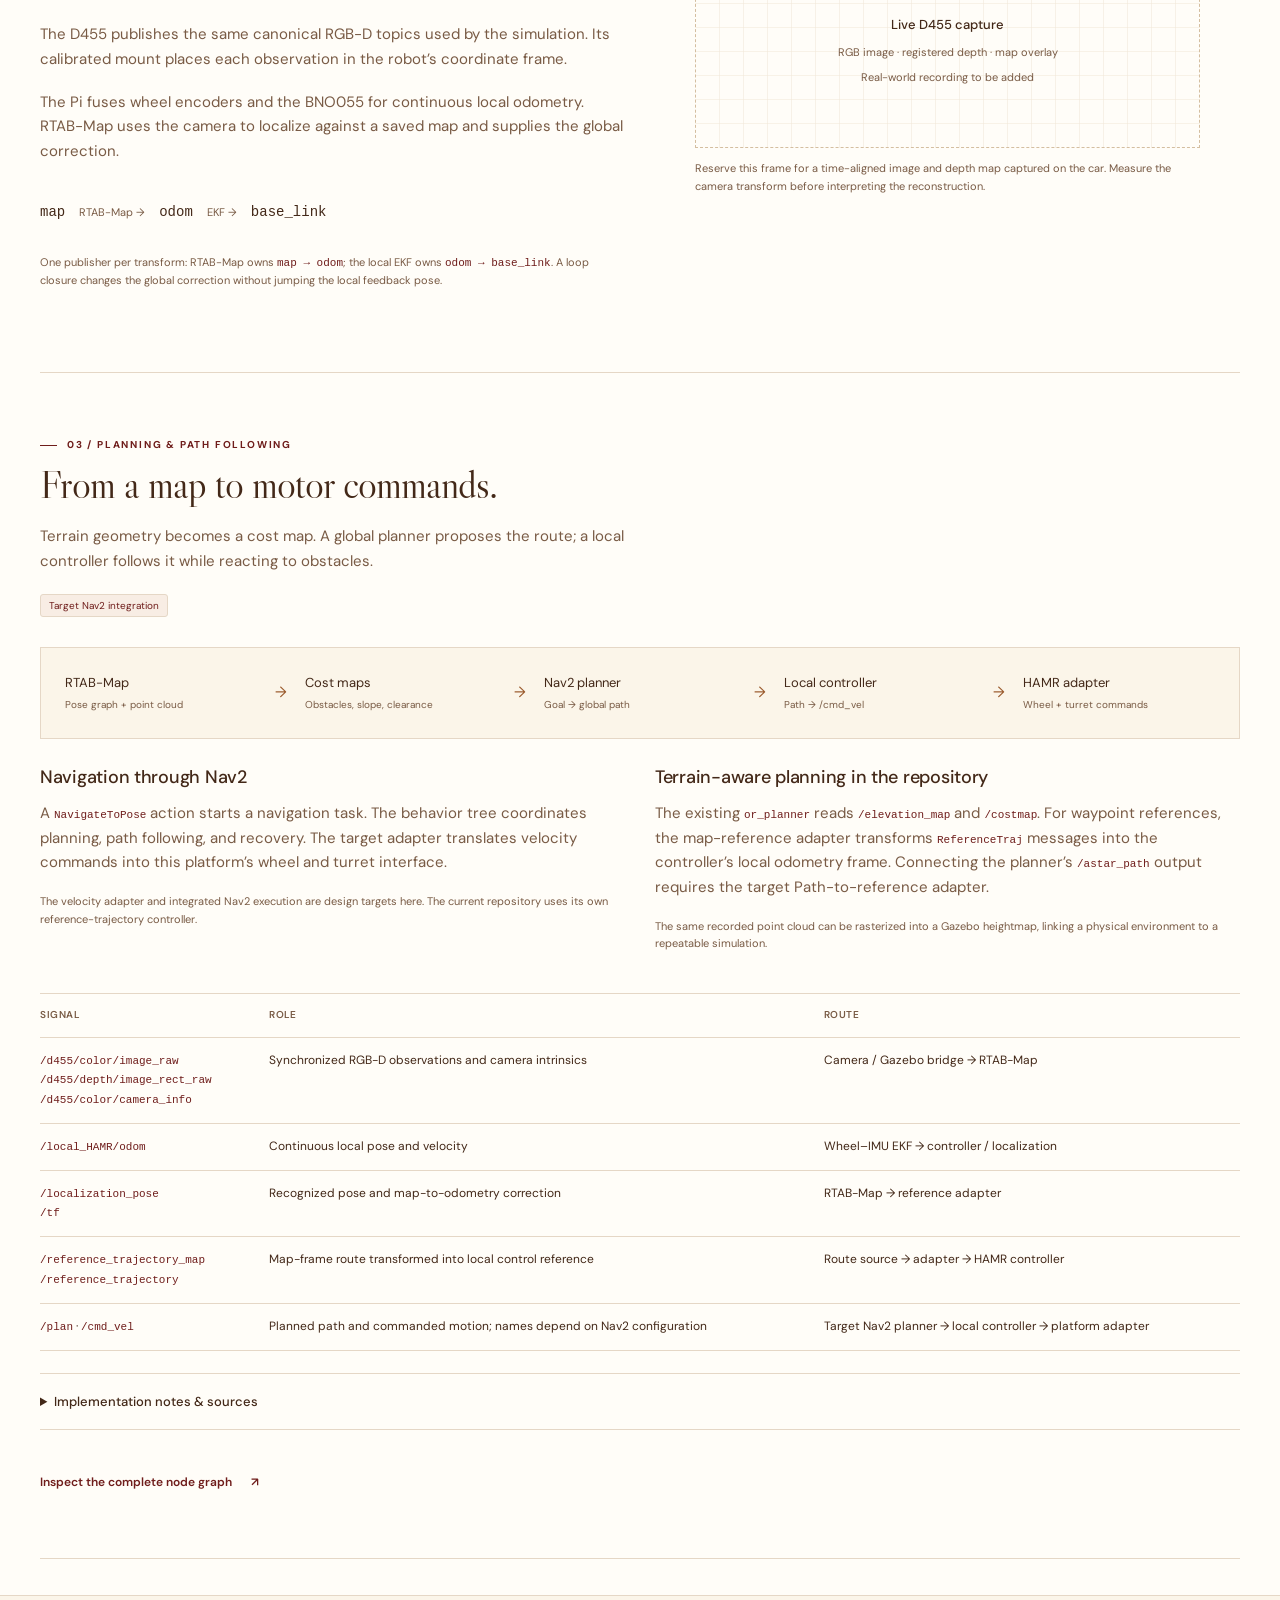
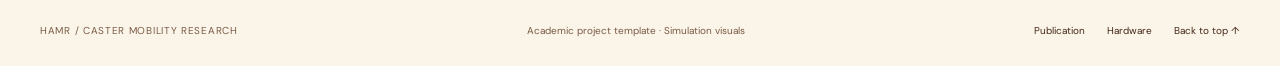
<file: vslam.html>
<!doctype html>
<html lang="en"><head><meta charset="utf-8"><meta name="viewport" content="width=device-width, initial-scale=1"><meta name="color-scheme" content="light"><meta name="description" content="HAMR caster mobility research: hardware, ROS 2, visual navigation, controllers, and simulation experiments."><title>Visual navigation · HAMR</title><link rel="icon" type="image/svg+xml" href="assets/favicon.svg"><link rel="stylesheet" href="assets/site.css"></head>
<body><a class="skip" href="#main">Skip to content</a><header class="site-header"><div class="header-inner"><a class="brand" href="index.html" aria-label="HAMR project home"><span class="brand-mark" aria-hidden="true"></span><span class="brand-copy">HAMR<small>CASTER MOBILITY RESEARCH</small></span></a><nav class="primary-nav" aria-label="Main navigation"><a href="ros2.html">ROS 2</a><a href="vslam.html" aria-current="page">VSLAM</a><a href="controllers.html">Controllers</a><a href="experiments.html">Experiments</a></nav></div></header>
<main id="main">
 <header class="page-intro"><span class="intro-index">02 / PERCEPTION & NAVIGATION</span><span class="eyebrow">Visual SLAM</span><h1>Seeing a route through the terrain.</h1><p>RGB-D observations connect the robot’s local motion to a persistent map. A navigation layer turns that map into a path the controller can follow.</p></header>
 <section class="section"><div class="section-heading"><span class="eyebrow">01 / From pixels to position</span><h2>A scene, its depth, and a map.</h2><p>Aligned color and depth describe nearby geometry. Repeated views help RTAB-Map recognize places and correct accumulated drift.</p></div>
 <div class="media-grid"><figure class="figure-panel"><div class="media-toolbar"><span>SIMULATION / PERCEPTION EXAMPLE</span><div class="segmented" role="tablist" aria-label="Perception view"><button type="button" id="rgb-tab" role="tab" aria-selected="true" aria-controls="rgb-panel" data-slam-tab="rgb" data-caption="Current Gazebo external camera frame, used as an RGB placeholder. Replace with an onboard D455 image.">RGB</button><button type="button" id="depth-tab" role="tab" aria-selected="false" aria-controls="depth-panel" tabindex="-1" data-slam-tab="depth" data-caption="Illustrative false-color depth image. This is a layout placeholder, not a depth estimate of the RGB frame.">Depth</button></div></div><div class="slam-stage"><img id="rgb-panel" role="tabpanel" aria-labelledby="rgb-tab" data-slam-panel="rgb" src="assets/terrain-sim-frame.jpg" alt="Current ball caster simulation robot on textured uneven ground"><img id="depth-panel" role="tabpanel" aria-labelledby="depth-tab" data-slam-panel="depth" src="assets/depth-placeholder.svg" alt="Illustrative false-color depth image with near and far surfaces, not measured sensor data" hidden></div><figcaption id="slam-caption" aria-live="polite">Current Gazebo external camera frame, used as an RGB placeholder. Replace with an onboard D455 image.</figcaption></figure>
 <figure class="figure-panel"><div class="media-toolbar"><span>RTAB-MAP / VISUALIZATION SLOT</span><span class="tag outline">Illustrative</span></div><img class="map-preview" src="assets/map-placeholder.svg" alt="Schematic point cloud with an estimated route and loop closure"><div class="map-foot"><b>Local geometry + global consistency</b><p style="font-size:12px;margin:7px 0 0">Keyframes form a pose graph. A recognized place adds a constraint that refines the map.</p></div><figcaption>Replace this schematic with the exported RTAB-Map cloud and optimized trajectory.</figcaption></figure></div>
 <div class="flow-steps"><div class="flow-step"><span class="step-number">01 / CAPTURE</span><h3>Synchronize</h3><p>Read RGB, registered depth, camera calibration, and IMU timestamps.</p></div><div class="flow-step"><span class="step-number">02 / ESTIMATE</span><h3>Track local motion</h3><p>Use wheel–IMU odometry on the car, or RGB-D odometry in the SLAM simulation.</p></div><div class="flow-step"><span class="step-number">03 / REMEMBER</span><h3>Recognize places</h3><p>RTAB-Map matches visual features and adds loop-closure constraints.</p></div><div class="flow-step"><span class="step-number">04 / NAVIGATE</span><h3>Correct the route</h3><p>Use the map correction to keep waypoint targets consistent with the world.</p></div></div>
 </section>
 <section class="section"><div class="two-col"><div><span class="eyebrow">02 / On the live car</span><h2>Same observations.<br>A real environment.</h2><p>The D455 publishes the same canonical RGB-D topics used by the simulation. Its calibrated mount places each observation in the robot’s coordinate frame.</p><p>The Pi fuses wheel encoders and the BNO055 for continuous local odometry. RTAB-Map uses the camera to localize against a saved map and supplies the global correction.</p><div class="frame-chain"><span>map</span><small>RTAB-Map →</small><span>odom</span><small>EKF →</small><span>base_link</span></div><p class="caption">One publisher per transform: RTAB-Map owns <code>map → odom</code>; the local EKF owns <code>odom → base_link</code>. A loop closure changes the global correction without jumping the local feedback pose.</p></div><figure><div class="empty-media"><span class="empty-symbol" aria-hidden="true">⌖</span><b>Live D455 capture</b><small>RGB image · registered depth · map overlay</small><small>Real-world recording to be added</small></div><figcaption>Reserve this frame for a time-aligned image and depth map captured on the car. Measure the camera transform before interpreting the reconstruction.</figcaption></figure></div>
 </section>
 <section class="section" id="navigation"><div class="section-heading"><span class="eyebrow">03 / Planning & path following</span><h2>From a map to motor commands.</h2><p>Terrain geometry becomes a cost map. A global planner proposes the route; a local controller follows it while reacting to obstacles.</p><span class="tag">Target Nav2 integration</span></div>
 <div class="route-diagram" aria-label="Target navigation pipeline"><div class="route-node">RTAB-Map<small>Pose graph + point cloud</small></div><span class="route-arrow">→</span><div class="route-node">Cost maps<small>Obstacles, slope, clearance</small></div><span class="route-arrow">→</span><div class="route-node">Nav2 planner<small>Goal → global path</small></div><span class="route-arrow">→</span><div class="route-node">Local controller<small>Path → /cmd_vel</small></div><span class="route-arrow">→</span><div class="route-node">HAMR adapter<small>Wheel + turret commands</small></div></div>
 <div class="two-col"><div><h3>Navigation through Nav2</h3><p>A <code>NavigateToPose</code> action starts a navigation task. The behavior tree coordinates planning, path following, and recovery. The target adapter translates velocity commands into this platform’s wheel and turret interface.</p><p class="caption">The velocity adapter and integrated Nav2 execution are design targets here. The current repository uses its own reference-trajectory controller.</p></div><div><h3>Terrain-aware planning in the repository</h3><p>The existing <code>or_planner</code> reads <code>/elevation_map</code> and <code>/costmap</code>. For waypoint references, the map-reference adapter transforms <code>ReferenceTraj</code> messages into the controller’s local odometry frame. Connecting the planner’s <code>/astar_path</code> output requires the target Path-to-reference adapter.</p><p class="caption">The same recorded point cloud can be rasterized into a Gazebo heightmap, linking a physical environment to a repeatable simulation.</p></div></div>
 <div class="table-wrap"><table><thead><tr><th>Signal</th><th>Role</th><th>Route</th></tr></thead><tbody><tr><td><code>/d455/color/image_raw</code><br><code>/d455/depth/image_rect_raw</code><br><code>/d455/color/camera_info</code></td><td>Synchronized RGB-D observations and camera intrinsics</td><td>Camera / Gazebo bridge → RTAB-Map</td></tr><tr><td><code>/local_HAMR/odom</code></td><td>Continuous local pose and velocity</td><td>Wheel–IMU EKF → controller / localization</td></tr><tr><td><code>/localization_pose</code><br><code>/tf</code></td><td>Recognized pose and map-to-odometry correction</td><td>RTAB-Map → reference adapter</td></tr><tr><td><code>/reference_trajectory_map</code><br><code>/reference_trajectory</code></td><td>Map-frame route transformed into local control reference</td><td>Route source → adapter → HAMR controller</td></tr><tr><td><code>/plan</code> · <code>/cmd_vel</code></td><td>Planned path and commanded motion; names depend on Nav2 configuration</td><td>Target Nav2 planner → local controller → platform adapter</td></tr></tbody></table></div>
 <details><summary>Implementation notes & sources</summary><p>The onboard localization path is based on <code>compa_slam/launch/localization_runtime.launch.py</code> and <code>docs/LOCALIZATION_RUNTIME.md</code>. Camera topics follow <code>config/gazebo_bridge_slam.yaml</code>. The repository describes remaining live elevation-map and planner integration work. This page presents the full intended pipeline, with integration targets labeled.</p><p class="sources"><a href="https://github.com/introlab/rtabmap_ros">RTAB-Map ROS documentation ↗</a><a href="https://docs.nav2.org/jazzy/getting_started/navigation_concepts/navigation_servers/">Nav2 navigation servers ↗</a></p></details>
 <a class="text-link" href="ros2.html">Inspect the complete node graph <span>↗</span></a>
 </section>
</main>

<footer class="site-footer"><div class="footer-inner"><span class="footer-brand">HAMR / CASTER MOBILITY RESEARCH</span><span>Academic project template · Simulation visuals</span><div class="footer-links"><a href="index.html#publication">Publication</a><a href="index.html#hardware">Hardware</a><a href="#main">Back to top ↑</a></div></div></footer><script src="assets/site.js"></script></body></html>
</file>
<file: assets/site.css>
@font-face {
  font-family: 'DM Sans';
  font-style: normal;
  font-weight: 400;
  font-display: swap;
  src: url(fonts/font-0.ttf) format('truetype');
}
@font-face {
  font-family: 'DM Sans';
  font-style: normal;
  font-weight: 500;
  font-display: swap;
  src: url(fonts/font-1.ttf) format('truetype');
}
@font-face {
  font-family: 'DM Sans';
  font-style: normal;
  font-weight: 600;
  font-display: swap;
  src: url(fonts/font-2.ttf) format('truetype');
}
@font-face {
  font-family: 'DM Sans';
  font-style: normal;
  font-weight: 700;
  font-display: swap;
  src: url(fonts/font-3.ttf) format('truetype');
}
@font-face {
  font-family: 'Libre Caslon Display';
  font-style: normal;
  font-weight: 400;
  font-display: swap;
  src: url(fonts/font-4.ttf) format('truetype');
}

/* Warm paper, burgundy, and brass: the five-color project palette. */
:root {
  --ink: #432818;
  --muted: #795b45;
  --accent: #6f1d1b;
  --accent-soft: #f8ede4;
  --secondary: #99582a;
  --gold: #bb9457;
  --cream: #ffe6a7;
  --line: #e5d7c6;
  --paper: #fffdf8;
  --wash: #fbf5e9;
  --surface: #fffefa;
  --serif: 'Libre Caslon Display', Georgia, serif;
  --sans: 'DM Sans', Arial, sans-serif;
}
::selection{background:var(--cream);color:var(--ink)}
*{box-sizing:border-box}html{scroll-behavior:smooth;scroll-padding-top:100px}body{margin:0;background:var(--paper);color:var(--ink);font:15px/1.65 var(--sans);-webkit-font-smoothing:antialiased}a{color:var(--accent);text-decoration:none}a:hover{text-decoration:underline;text-underline-offset:5px}button,input,select{font:inherit}button,a,input,summary{touch-action:manipulation}button{cursor:pointer}button:focus-visible,a:focus-visible,summary:focus-visible,input:focus-visible,[tabindex]:focus-visible{outline:2px solid var(--accent);outline-offset:5px}img,video,svg,canvas{max-width:100%}img,video{display:block}button{color:var(--ink)}.skip{position:fixed;left:16px;top:-80px;z-index:100;background:var(--surface);padding:12px 20px}.skip:focus{top:12px}.site-header{height:88px;background:#fffdf8ed;border-bottom:1px solid var(--line);position:sticky;top:0;z-index:30;backdrop-filter:blur(12px)}.header-inner{max-width:1280px;margin:auto;height:100%;padding:0 40px;display:flex;align-items:center;justify-content:space-between;gap:30px}.brand{display:flex;align-items:center;gap:12px;color:var(--ink)}.brand:hover{text-decoration:none}.brand-mark{width:31px;height:31px;border:1.7px solid var(--accent);border-radius:50%;position:relative;display:grid;place-items:center}.brand-mark:before{content:'';width:13px;height:24px;border:1.3px solid var(--accent);border-radius:50%;transform:rotate(35deg)}.brand-copy{font-size:19px;font-weight:650;letter-spacing:.06em;line-height:1.1}.brand-copy small{display:block;font-size:9px;letter-spacing:.18em;font-weight:500;margin-top:6px}.primary-nav{display:flex;gap:31px;align-items:stretch;height:100%}.primary-nav a{display:flex;align-items:center;position:relative;font-size:13px;font-weight:500;color:var(--muted)}.primary-nav a[aria-current=page]{color:var(--accent)}.primary-nav a[aria-current=page]:after{position:absolute;bottom:0;height:2px;background:var(--accent);content:'';left:0;right:0}.primary-nav a:hover{text-decoration:none;color:var(--accent)}main{max-width:1280px;margin:auto;padding:0 40px}.eyebrow{font-size:10px;letter-spacing:.18em;text-transform:uppercase;color:var(--accent);font-weight:650;line-height:1.5;display:block;margin-bottom:16px}.eyebrow:before{content:'';display:inline-block;width:17px;height:1px;vertical-align:middle;background:currentColor;margin-right:10px}h1,h2,h3,h4,p,figure{margin-top:0}h1,h2{font-family:var(--serif);font-weight:400;letter-spacing:-.025em;line-height:1.07}h1{font-size:clamp(42px,4.6vw,64px);margin-bottom:20px}h2{font-size:clamp(32px,3.1vw,43px);margin-bottom:18px}h3{font-size:18px;line-height:1.35;font-weight:500;letter-spacing:-.015em;margin-bottom:12px}h4{font-size:14px;font-weight:600}p{color:var(--muted);margin-bottom:18px}strong{font-weight:600;color:var(--ink)}.home-intro{padding:56px 0 32px;display:flex;justify-content:space-between;align-items:flex-end;gap:28px}.home-intro h1{font-size:53px;margin:0}.intro-meta{font-size:11px;color:var(--muted);border-left:1px solid var(--line);padding-left:20px;line-height:1.9;margin-bottom:4px}.intro-meta span{display:block}.home-hero{display:grid;grid-template-columns:1.5fr 1fr;gap:54px;align-items:center;padding-bottom:58px}.hero-copy{padding:16px 0 0}.hero-copy h2{font-size:42px;max-width:360px}.hero-copy>p{font-size:14px;max-width:360px}.research-lines{border-top:1px solid var(--line);margin-top:25px}.research-line{display:grid;grid-template-columns:28px 1fr;gap:12px;padding:13px 0;border-bottom:1px solid var(--line)}.research-line>span{font:11px/1.8 var(--sans);color:var(--muted)}.research-line h3{font-size:13px;margin:0 0 2px}.research-line p{font-size:12px;line-height:1.55;margin:0}.text-link{font-size:12px;font-weight:550;display:inline-block;margin-top:21px}.text-link span{margin-left:16px}.project-strip{display:flex;align-items:center;justify-content:space-between;border-top:1px solid var(--line);border-bottom:1px solid var(--line);padding:16px 0;gap:20px;font-size:11px;color:var(--muted)}.project-strip b{font-size:10px;font-weight:550;color:var(--ink);letter-spacing:.08em;text-transform:uppercase}.section{padding:64px 0;border-bottom:1px solid var(--line)}.section-heading{max-width:750px;margin-bottom:30px}.section-heading p{max-width:650px}.section-heading .eyebrow{margin-bottom:12px}.section-number{font-size:10px;color:var(--muted);margin-left:auto}.section-topline{display:flex;align-items:center}.two-col{display:grid;grid-template-columns:1fr 1fr;gap:30px}.three-col{display:grid;grid-template-columns:repeat(3,1fr);gap:26px}.figure-panel{margin:0;background:var(--wash);border:1px solid var(--line);border-radius:3px;overflow:hidden}.figure-panel>img,.figure-panel>video{width:100%}.caption,figcaption{font-size:11px;line-height:1.6;color:var(--muted);margin-top:12px}.figure-panel>.caption,.figure-panel>figcaption{padding:14px 18px;margin:0;border-top:1px solid var(--line)}.diagram{width:100%;display:block}.diagram text{font-family:var(--sans)}.diagram-wrap{background:var(--wash);border:1px solid var(--line);padding:22px;border-radius:3px}.hardware-notes{display:grid;grid-template-columns:repeat(4,1fr);gap:26px;margin-top:30px}.hardware-notes h3{font-size:13px}.hardware-notes p{font-size:12px;margin:0}.hardware-notes .num{display:block;font-size:10px;color:var(--accent);margin-bottom:10px}.explore-row{display:grid;grid-template-columns:repeat(4,1fr);gap:30px}.explore-row a{color:var(--ink);padding-top:18px;border-top:1px solid var(--line);font-size:16px}.explore-row a span{float:right;color:var(--accent)}.explore-row a small{display:block;font-size:12px;font-weight:400;color:var(--muted);margin-top:8px}.publication{display:grid;grid-template-columns:1fr 1fr;gap:60px;padding:55px 0}.publication h2{font-size:32px}.publication dl{display:grid;grid-template-columns:110px 1fr;font-size:12px;margin:0;align-content:center;gap:8px}.publication dt{color:var(--muted)}.publication dd{margin:0;color:var(--ink)}.page-intro{padding:56px 0 40px;border-bottom:1px solid var(--line)}.page-intro h1{font-size:55px}.page-intro p{max-width:700px;margin:0;font-size:15px}.page-intro .intro-index{font-size:11px;letter-spacing:.04em;float:right;padding-top:6px;color:var(--muted)}.tag{display:inline-block;font-size:10px;padding:3px 8px;border:1px solid var(--line);color:var(--accent);background:var(--accent-soft);border-radius:3px;line-height:1.5}.tag.outline{background:transparent;color:var(--muted);border-color:var(--line)}.note{font-size:12px;border-left:2px solid var(--gold);padding:8px 0 8px 15px;color:var(--muted);margin-top:24px;line-height:1.65}.table-wrap{overflow-x:auto;border-top:1px solid var(--line);margin:22px 0}table{width:100%;border-collapse:collapse;text-align:left;font-size:12px}th,td{padding:13px 16px 13px 0;border-bottom:1px solid var(--line);vertical-align:top}th{font-size:10px;letter-spacing:.06em;color:var(--muted);font-weight:550;text-transform:uppercase}td code,code{font:11px/1.65 ui-monospace,SFMono-Regular,Consolas,monospace;overflow-wrap:anywhere;color:var(--accent)}pre{padding:20px;overflow:auto;background:var(--wash);border:1px solid var(--line);font-size:12px}details{border-top:1px solid var(--line);border-bottom:1px solid var(--line);padding:17px 0;margin:22px 0}summary{cursor:pointer;font-size:13px;font-weight:500}details p{font-size:12px;margin:18px 0}.button{display:inline-flex;gap:12px;align-items:center;justify-content:center;border:1px solid var(--line);background:var(--surface);border-radius:3px;padding:8px 14px;font-size:12px}.button:hover{background:var(--wash);text-decoration:none}.button.active,.button[aria-pressed=true]{background:var(--accent);border-color:var(--accent);color:var(--paper)}.site-footer{background:var(--wash);border-top:1px solid var(--line);margin-top:36px}.footer-inner{max-width:1280px;margin:auto;padding:27px 40px;display:flex;align-items:center;justify-content:space-between;gap:25px;font-size:10px;color:var(--muted)}.footer-inner a{color:var(--ink)}.footer-inner .footer-brand{letter-spacing:.07em}.footer-links{display:flex;gap:22px}.empty-media{min-height:260px;border:1px dashed #d4bea0;background:repeating-linear-gradient(0deg,transparent,transparent 23px,#f0e6d6 24px),repeating-linear-gradient(90deg,transparent,transparent 23px,#f0e6d6 24px);display:flex;align-items:center;justify-content:center;flex-direction:column;text-align:center;padding:32px;color:var(--muted)}.empty-media .empty-symbol{font:48px var(--serif);color:var(--secondary);line-height:1;margin-bottom:16px}.empty-media b{font-size:13px;font-weight:500;color:var(--ink)}.empty-media small{font-size:11px;margin-top:7px}.sources{font-size:11px}.sources a{margin-right:16px}.flow-steps{display:grid;grid-template-columns:repeat(4,1fr);gap:30px;margin-top:28px}.flow-step{border-top:2px solid #d7bd92;padding-top:18px}.flow-step .step-number{font-size:10px;color:var(--accent);display:block;margin-bottom:12px}.flow-step h3{font-size:15px}.flow-step p{font-size:12px}.media-grid{display:grid;grid-template-columns:1.4fr 1fr;gap:22px}.media-toolbar{display:flex;justify-content:space-between;align-items:center;gap:10px;padding:12px 16px;background:var(--surface);border-bottom:1px solid var(--line);font-size:10px}.segmented{display:inline-flex;gap:3px}.segmented button{border:0;background:transparent;padding:6px 11px;font-size:11px;color:var(--muted);border-radius:2px}.segmented button[aria-selected=true]{background:var(--accent-soft);color:var(--accent)}.slam-stage{aspect-ratio:4/3;position:relative;background:#f1e8d8}.slam-stage [data-slam-panel]{width:100%;height:100%;object-fit:cover}.slam-stage svg{display:block}.slam-stage [hidden]{display:none}.map-preview{width:100%;aspect-ratio:1.24;display:block}.map-foot{padding:14px 18px;border-top:1px solid var(--line);font-size:11px}.map-foot b{color:var(--accent);font-weight:500}.frame-chain{display:flex;gap:14px;align-items:center;flex-wrap:wrap;padding:22px 0;font:14px ui-monospace,monospace}.frame-chain small{font:11px var(--sans);color:var(--muted)}.subtle-list{padding-left:18px;color:var(--muted);font-size:13px}.subtle-list li{padding:4px 0}.route-diagram{background:var(--wash);padding:24px;border:1px solid var(--line);display:flex;align-items:center;gap:18px;margin:26px 0;flex-wrap:wrap}.route-diagram .route-node{flex:1;min-width:120px;font-size:13px}.route-diagram small{display:block;color:var(--muted);font-size:10px;margin-top:4px}.route-arrow{color:var(--secondary)}.no-wrap{white-space:nowrap}@media(min-width:1500px){.home-intro{padding-top:68px}.home-hero{padding-bottom:70px}}@media(max-width:1000px){.home-hero{gap:30px;grid-template-columns:1.3fr 1fr}.hero-copy h2{font-size:35px}.header-inner,main{padding-left:28px;padding-right:28px}.hardware-notes{grid-template-columns:repeat(2,1fr)}.primary-nav{gap:22px}.flow-steps{gap:20px}.media-grid{grid-template-columns:1.2fr 1fr}}@media(max-width:720px){.site-header{height:auto;position:relative}.header-inner{padding:20px 20px 0;flex-direction:column;align-items:flex-start;gap:17px}.primary-nav{width:100%;gap:0;justify-content:space-between;height:43px}.primary-nav a{font-size:12px}.brand-copy{font-size:18px}main{padding:0 20px}.home-intro{padding:35px 0 26px;align-items:flex-start}.home-intro h1{font-size:39px}.intro-meta{display:none}.home-hero{grid-template-columns:1fr;gap:24px;padding-bottom:34px}.hero-copy{padding:6px 0}.hero-copy h2{max-width:none;font-size:36px}.hero-copy>p{max-width:none}.research-lines{margin-top:20px}.project-strip{flex-wrap:wrap;gap:9px 20px;font-size:10px}.section{padding:42px 0}.two-col,.three-col,.media-grid{grid-template-columns:1fr;gap:24px}.section-heading{margin-bottom:24px}.hardware-notes{gap:24px}.explore-row{grid-template-columns:1fr 1fr;gap:24px}.publication{grid-template-columns:1fr;gap:20px;padding:36px 0}.publication h2{margin-bottom:0}.page-intro{padding:36px 0 28px}.page-intro h1{font-size:43px}.page-intro p{font-size:14px}.page-intro .intro-index{display:none}.flow-steps{grid-template-columns:1fr 1fr;gap:22px}.footer-inner{padding:24px 20px;align-items:flex-start;flex-direction:column;gap:10px}.footer-links{gap:16px}.diagram-wrap{padding:10px;overflow:auto}.diagram-wrap svg{min-width:640px}.empty-media{min-height:230px}th,td{padding-right:16px}.route-diagram{gap:12px}.route-diagram .route-node{min-width:100px}.section h2{font-size:34px}}@media(prefers-reduced-motion:reduce){html{scroll-behavior:auto}*,*:before,*:after{animation-duration:.01ms!important;transition-duration:.01ms!important}}

.mobile-hint{display:none}@media(max-width:720px){.mobile-hint{display:block;font-size:10px;color:var(--muted);margin:0 0 8px}}
</file>
<file: assets/viewer.css>
.robot-viewer{--rv-ink:var(--ink,#432818);--rv-muted:var(--muted,#795b45);--rv-line:var(--line,#e5d7c6);--rv-accent:var(--accent,#6f1d1b);position:relative;width:100%;height:550px;min-width:0;margin:0;overflow:hidden;border:1px solid var(--rv-line);border-radius:3px;background:var(--wash,#fbf5e9);color:var(--rv-ink);font-family:inherit;isolation:isolate}
.robot-viewer button{font:inherit;cursor:pointer;color:inherit}
.robot-viewer button:focus-visible,.robot-viewer__scene:focus-visible{outline:2px solid var(--rv-accent);outline-offset:4px}
.robot-viewer__topline{position:absolute;z-index:2;top:21px;left:24px;right:24px;display:flex;justify-content:space-between;gap:12px;pointer-events:none}
.robot-viewer__eyebrow{display:flex;align-items:center;gap:7px;font-size:10px;text-transform:uppercase;letter-spacing:1.6px;font-weight:600}
.robot-viewer__eyebrow>span{width:5px;height:5px;border-radius:50%;background:var(--rv-accent)}
.robot-viewer__model-label{font-family:monospace;font-size:10px;color:var(--rv-muted);letter-spacing:.2px}
.robot-viewer__variants{position:absolute;top:51px;left:24px;z-index:3;display:flex;background:var(--accent-soft,#f8ede4);padding:3px;border-radius:3px}
.robot-viewer__variants button{border:0;padding:8px 13px;border-radius:2px;font-size:11px;font-weight:500;background:transparent;color:var(--rv-muted);transition:background .15s,color .15s}
.robot-viewer__variants button[aria-pressed=true]{background:var(--surface,#fffefa);color:var(--rv-accent);box-shadow:0 1px 4px #43281813}
.robot-viewer__scene{position:absolute;inset:63px 0 105px;touch-action:none;cursor:grab;outline-offset:-4px!important}
.robot-viewer__scene:active{cursor:grabbing}
.robot-viewer__scene canvas{width:100%;height:100%;display:block;opacity:0}
.robot-viewer--ready .robot-viewer__scene canvas{opacity:1}
.robot-viewer__fallback{position:absolute;inset:0;display:flex;flex-direction:column;align-items:center;justify-content:center;pointer-events:none}
.robot-viewer__fallback img{width:95%;max-height:80%;object-fit:contain}
.robot-viewer__fallback p{max-width:310px;margin:0 15px;text-align:center;font-size:11px;line-height:1.5;color:var(--rv-muted)}
.robot-viewer--ready .robot-viewer__fallback{display:none}
.robot-viewer__hotspot{position:absolute;top:0;left:0;z-index:4;display:grid;place-items:center;min-width:25px;height:25px;padding:0;border:1px solid var(--rv-line);border-radius:50%;background:var(--surface,#fffefa);font-family:monospace!important;font-size:10px!important;box-shadow:0 2px 8px #43281813;transition:background .15s}
.robot-viewer__hotspot[hidden]{display:none}
.robot-viewer__hotspot:hover,.robot-viewer__hotspot[aria-pressed=true]{background:var(--rv-accent);color:#fff}
.robot-viewer__controls{position:absolute;right:20px;bottom:145px;display:flex;flex-direction:column;gap:4px;z-index:4}
.robot-viewer__controls button{display:grid;place-items:center;width:30px;height:30px;background:var(--surface,#fffefa);border:1px solid var(--rv-line);border-radius:2px;font-size:20px;line-height:1;color:var(--rv-ink)}
.robot-viewer__controls button:hover{background:var(--accent-soft,#f8ede4)}
.robot-viewer__controls svg{width:16px;height:16px;fill:none;stroke:currentColor;stroke-width:1.3;stroke-linecap:round;stroke-linejoin:round}
.robot-viewer__readout{position:absolute;left:24px;right:24px;bottom:91px;display:flex;gap:12px;align-items:flex-start;pointer-events:none;z-index:2;max-width:440px}
.robot-viewer__readout-index{flex:none;border-top:1px solid var(--gold,#bb9457);padding-top:5px;font-family:monospace;font-size:11px;color:var(--secondary,#99582a);line-height:1.4}
.robot-viewer__readout strong{font-size:12px;font-weight:550;line-height:1.4}
.robot-viewer__readout p{font-size:11px;color:var(--rv-muted);line-height:1.5;margin:3px 0 0;max-width:340px}
.robot-viewer__components{position:absolute;left:24px;right:24px;bottom:43px;display:flex;justify-content:space-between;gap:5px;border-top:1px solid var(--rv-line);padding-top:11px;z-index:4}
.robot-viewer__components button{padding:0 0 3px;border:0;background:none;font-size:10px;color:var(--rv-muted);white-space:nowrap}
.robot-viewer__components button>span{font-family:monospace;font-size:9px;margin-right:3px;opacity:1}
.robot-viewer__components button:hover,.robot-viewer__components button[aria-pressed=true]{color:var(--rv-accent)}
.robot-viewer__caption{position:absolute;bottom:16px;left:24px;right:24px;display:flex;justify-content:space-between;gap:10px;font-family:monospace;font-size:9px;letter-spacing:-.1px;color:var(--rv-muted)}
@media(max-width:600px){.robot-viewer{height:480px}.robot-viewer__topline,.robot-viewer__caption,.robot-viewer__components,.robot-viewer__readout{left:16px;right:16px}.robot-viewer__variants{left:16px}.robot-viewer__model-label{display:none}.robot-viewer__readout{bottom:91px}.robot-viewer__readout p{font-size:10px;max-width:245px}.robot-viewer__components button{font-size:9px}.robot-viewer__components button>span{display:none}.robot-viewer__caption{font-size:8px}.robot-viewer__controls{right:12px;bottom:153px}}
@media(prefers-reduced-motion:reduce){.robot-viewer *{transition:none!important}}

/* User-controlled driving demo. The face marks the fixed platform heading. */
.robot-viewer{height:590px}
.robot-viewer__scene{inset:116px 0 137px}
.robot-viewer__demo-controls{position:absolute;right:24px;top:51px;z-index:5}
.robot-viewer__demo-controls button{display:flex;align-items:center;justify-content:center;gap:7px;min-width:106px;height:35px;padding:0 12px;border:1px solid var(--rv-accent);border-radius:3px;background:var(--rv-accent);color:var(--paper,#fffdf8);font-size:11px;font-weight:500;line-height:1;transition:background .15s}
.robot-viewer__demo-controls button:hover{background:var(--rv-ink)}
.robot-viewer__demo-controls button:disabled{background:var(--accent-soft,#f8ede4);border-color:var(--rv-line);color:var(--rv-muted);cursor:default}
.robot-viewer__demo-controls svg{width:13px;height:13px;flex:none}
.robot-viewer__play-icon{fill:currentColor}
.robot-viewer__pause-icon{display:none;fill:none;stroke:currentColor;stroke-width:2;stroke-linecap:round}
.robot-viewer--driving .robot-viewer__play-icon{display:none}
.robot-viewer--driving .robot-viewer__pause-icon{display:block}
.robot-viewer__motion{position:absolute;top:98px;left:24px;right:24px;z-index:2;display:flex;align-items:center;justify-content:space-between;gap:12px;font-size:10px;line-height:1.4;color:var(--rv-muted);pointer-events:none}
.robot-viewer__phase{display:flex;align-items:center;gap:7px}
.robot-viewer__phase:before{content:'';width:5px;height:5px;border-radius:50%;background:var(--line,#e5d7c6);flex:none}
.robot-viewer--driving .robot-viewer__phase:before{background:var(--gold,#bb9457);box-shadow:0 0 0 3px #bb94571f}
.robot-viewer__heading{display:flex;align-items:center;gap:5px;color:var(--rv-muted)}
.robot-viewer__heading svg{width:12px;height:12px;fill:none;stroke:currentColor;stroke-width:1.2}
@media(max-width:600px){
 .robot-viewer{height:570px}
 .robot-viewer__demo-controls{right:16px}
 .robot-viewer__demo-controls button{min-width:99px;padding:0 9px;font-size:10px}
 .robot-viewer__variants button{padding:8px 10px;font-size:10px}
 .robot-viewer__motion{left:16px;right:16px;font-size:9px}
 .robot-viewer__caption{font-size:7.5px;gap:5px}
 .robot-viewer__scene{inset:116px 0 145px}
}
@media(max-width:370px){
 .robot-viewer{height:600px}
 .robot-viewer__demo-controls{top:96px;left:16px;right:auto}
 .robot-viewer__motion{top:145px}
 .robot-viewer__scene{top:165px}
 .robot-viewer__caption{flex-wrap:wrap;bottom:9px;row-gap:1px}
}
@media(prefers-reduced-motion:reduce){.robot-viewer__demo-controls button{transition:none}}
.robot-viewer:not(.robot-viewer--ready) .robot-viewer__controls{display:none}
</file>
<file: assets/technical.css>
/* Technical figures and inventories; shared layout lives in styles.css. */
.technical-page .tech-figure { margin: 0; }
.technical-page .tech-figure svg { width: 100%; height: auto; display: block; }
.technical-page .tech-figure svg text { font-family: Arial, sans-serif; fill: var(--ink); }
.technical-page .tech-figure svg .svg-small { font-size: 12px; fill: var(--muted); }
.technical-page .tech-figure svg .svg-title { font-size: 15px; font-weight: 600; }
.technical-page .tech-figure svg .svg-label { font-size: 11px; letter-spacing: 1.5px; fill: var(--muted); }
.technical-page .tech-figure svg .svg-code { font-family: 'Courier New', monospace; font-size: 11px; fill: var(--accent); }
.technical-page .tech-figure svg .wire { fill: none; stroke: var(--accent); stroke-width: 1.7; }
.technical-page .tech-figure svg .wire-target { fill: none; stroke: var(--secondary); stroke-width: 1.7; stroke-dasharray: 6 5; }
.technical-page .tech-figure svg .node-box { fill: var(--surface); stroke: var(--line); stroke-width: 1; rx: 6; }
.technical-page .tech-figure svg .group-box { fill: var(--wash); stroke: var(--line); stroke-width: 1; rx: 8; }
.technical-page .tech-figure svg .target-box { fill: var(--accent-soft); stroke: var(--gold); stroke-dasharray: 5 4; rx: 6; }
.technical-page .tech-figure .caption { margin-top: 16px; }
.tech-node-grid { display: grid; grid-template-columns: repeat(3, minmax(0, 1fr)); gap: 32px; }
.tech-node-grid article { border-top: 1px solid var(--line); padding-top: 18px; }
.tech-node-grid h3 { font-size: 19px; margin: 0 0 12px; }
.tech-node-grid p, .tech-node-grid dd { font-size: 14px; line-height: 1.6; }
.tech-node-grid dl { margin: 0; }
.tech-node-grid dt { color: var(--accent); font: 12px/1.5 ui-monospace, SFMono-Regular, Consolas, monospace; margin-top: 17px; overflow-wrap: anywhere; }
.tech-node-grid dd { margin: 4px 0 0; color: var(--muted); }
.tech-inventory { border-top: 1px solid var(--line); }
.tech-inventory details { border-bottom: 1px solid var(--line); padding: 0; }
.tech-inventory summary { padding: 22px 0; cursor: pointer; font-size: 16px; font-weight: 500; }
.tech-inventory summary:hover { color: var(--accent); }
.tech-inventory summary .tag { margin-left: 10px; }
.tech-inventory .table-wrap { margin: 0 0 28px; overflow-x: auto; }
.technical-page table { border-collapse: collapse; width: 100%; text-align: left; }
.technical-page th { font-size: 11px; font-weight: 600; text-transform: uppercase; letter-spacing: .08em; color: var(--muted); }
.technical-page th, .technical-page td { padding: 12px 16px 12px 0; border-bottom: 1px solid var(--line); vertical-align: top; }
.technical-page td { font-size: 13px; line-height: 1.55; }
.technical-page td code, .technical-page dt code { overflow-wrap: anywhere; }
.technical-page code { font-size: .88em; }
.tech-legend { display: flex; flex-wrap: wrap; gap: 24px; font-size: 12px; color: var(--muted); margin-bottom: 18px; }
.tech-legend span { display: flex; align-items: center; gap: 9px; }
.tech-legend i { width: 25px; height: 0; border-top: 2px solid var(--accent); }
.tech-legend .target-line { border-top: 2px dashed var(--secondary); }
.tech-sequence { display: grid; grid-template-columns: repeat(3, minmax(0, 1fr)); gap: 30px; counter-reset: step; margin: 24px 0 0; padding: 0; list-style: none; }
.tech-sequence li { border-top: 1px solid var(--line); padding-top: 17px; }
.tech-sequence li::before { counter-increment: step; content: '0' counter(step); display: block; margin-bottom: 14px; color: var(--secondary); font: 12px ui-monospace, monospace; }
.tech-sequence h3 { margin: 0 0 8px; font-size: 18px; }
.tech-sequence p { margin: 0; font-size: 14px; color: var(--muted); }
.tech-formula { font-family: Georgia, serif; font-size: clamp(18px, 2vw, 23px); padding: 23px 0; margin: 15px 0; border-top: 1px solid var(--line); border-bottom: 1px solid var(--line); color: var(--accent); line-height: 1.7; }
.tech-kicker { font: 11px/1.6 ui-monospace, monospace; color: var(--secondary); letter-spacing: .08em; text-transform: uppercase; }
.technical-page .tech-detail { font-size: 13px; color: var(--muted); }
.technical-page .tech-inline-link { display: inline-block; margin-top: 16px; color: var(--accent); text-underline-offset: 4px; }
.tech-channel-grid { display: grid; grid-template-columns: repeat(3, minmax(0, 1fr)); gap: 24px; margin: 30px 0; }
.tech-channel { border-top: 2px solid var(--accent); padding-top: 18px; }
.tech-channel:last-child { border-color: var(--secondary); }
.tech-channel h3 { font-family: Georgia, serif; font-size: 25px; margin: 4px 0 10px; font-weight: 400; }
.tech-channel p { font-size: 14px; color: var(--muted); }
.tech-channel code { color: var(--accent); }
@media (max-width: 800px) {
  .tech-node-grid { grid-template-columns: 1fr 1fr; gap: 25px; }
  .technical-page .tech-figure.tech-wide { overflow-x: auto; padding-bottom: 8px; }
  .technical-page .tech-figure.tech-wide svg { min-width: 780px; }
}
@media (max-width: 560px) {
  .tech-node-grid, .tech-channel-grid, .tech-sequence { grid-template-columns: 1fr; gap: 22px; }
  .technical-page .tech-figure svg .svg-small { font-size: 13px; }
  .tech-inventory summary { font-size: 15px; }
  .technical-page th, .technical-page td { min-width: 150px; }
}
</file>
<file: assets/experiments.css>
.experiment-protocol{gap:64px}.experiment-protocol article{border-top:1px solid var(--line);padding-top:24px}.experiment-protocol h3{margin:20px 0 14px}.experiment-specs{font-size:13px;margin:26px 0 0}.experiment-specs div{display:flex;justify-content:space-between;gap:20px;border-top:1px solid var(--line);padding:12px 0}.experiment-specs dt{color:var(--muted)}.experiment-specs dd{margin:0;text-align:right}.experiment-toolbar{display:flex;justify-content:space-between;align-items:center;gap:20px;padding:20px 24px;border-bottom:1px solid var(--line);flex-wrap:wrap}.experiment-switch{display:flex;gap:4px;flex-wrap:wrap}.experiment-switch button,.experiment-play{border:1px solid transparent;background:transparent;color:var(--muted);border-radius:4px;padding:8px 12px;font:inherit;font-size:12px;cursor:pointer}.experiment-switch button:hover{background:var(--accent-soft)}.experiment-switch button[aria-pressed=true]{border-color:var(--line);background:var(--accent-soft);color:var(--accent)}.experiment-switch button:focus-visible,.experiment-play:focus-visible{outline:2px solid var(--accent);outline-offset:3px}.experiment-label{font-size:10px;letter-spacing:.1em;color:var(--muted)}.trajectory-lab{overflow:hidden}.trajectory-charts{display:grid;grid-template-columns:1fr 1fr;gap:24px;padding:28px 24px 0}.trajectory-charts h3{font-size:14px;margin:0 0 18px;font-weight:500}.trajectory-charts svg{display:block;width:100%;height:auto;overflow:visible}.trajectory-charts svg text{font-family:inherit;fill:var(--muted);font-size:11px}.trajectory-charts .axis-line{stroke:var(--line);stroke-width:1}.trajectory-charts .grid-line{stroke:var(--line);stroke-width:1}.experiment-metrics{display:flex;gap:34px;margin:18px 0 15px}.experiment-metrics>div{position:relative;padding-left:15px}.experiment-metrics span:not(.legend-dot){display:block;font-size:11px;color:var(--muted)}.experiment-metrics strong{font-size:30px;font-weight:400;display:block;line-height:1.5;letter-spacing:-.03em}.experiment-metrics small{font-size:13px;letter-spacing:0;color:var(--muted)}.legend-dot{position:absolute;left:0;top:4px;border-radius:50%;width:6px;height:6px;background:var(--accent)}.legend-dot.swivel{background:var(--secondary)}.chart-note{font-size:11px!important;line-height:1.7!important;max-width:320px;color:var(--muted)}.experiment-legend{display:flex;gap:22px;font-size:11px;color:var(--muted);padding:0 28px 24px;flex-wrap:wrap}.experiment-legend span{display:flex;align-items:center;gap:8px}.experiment-legend i{width:22px;border-top:2px solid var(--accent)}.experiment-legend .line-swivel{border-color:var(--secondary);border-top-style:dashed}.experiment-legend .line-reference{border-top:2px dotted var(--muted)}.replay-controls{display:flex;align-items:center;gap:20px;border-top:1px solid var(--line);padding:15px 24px}.replay-controls input{flex:1;min-width:30px;accent-color:var(--accent)}.replay-controls output{font-size:11px;white-space:nowrap;min-width:90px;text-align:right;font-variant-numeric:tabular-nums}.experiment-play{border-color:var(--line);color:var(--accent);white-space:nowrap}.experiment-play:hover{background:var(--accent-soft)}.terrain-comparison{gap:24px}.terrain-comparison figure,.caster-analysis figure{margin:0}.terrain-comparison video{width:100%;display:block;aspect-ratio:4/3;object-fit:cover;background:var(--wash)}.terrain-comparison figcaption{padding:16px;font-size:12px;line-height:1.8;color:var(--muted)}.terrain-comparison figcaption .tag{display:block;width:max-content;margin-bottom:8px}.real-world-slot{margin-top:32px;display:flex;align-items:center;gap:22px;padding:30px;border:1px dashed var(--line);border-radius:4px}.real-world-slot h3{font-size:19px;margin:6px 0}.real-world-slot p{font-size:13px;margin:0;color:var(--muted)}.real-world-slot>.tag{margin-left:auto;white-space:nowrap}.slot-mark{font-size:34px;font-weight:200;color:var(--secondary)}.force-section{align-items:center;gap:48px}.force-section>div>p{font-size:14px;line-height:1.9}.force-diagram{margin:0}.force-diagram svg{width:100%;height:auto;display:block}.force-diagram figcaption{padding:0 20px 18px}.caster-analysis{gap:24px;align-items:stretch}.caster-analysis video{display:block;width:100%;aspect-ratio:16/9;background:var(--wash)}.caster-analysis figcaption{padding:14px 20px;font-size:11px;line-height:1.8}.caster-analysis .experiment-toolbar{padding:12px}.vision-placeholder{display:flex;flex-direction:column;justify-content:space-between;background:var(--surface)}.vision-placeholder-content{padding:28px}.vision-placeholder-content svg{display:block;width:100%;margin:20px 0 10px}.vision-placeholder-content h3{font-size:18px;margin:10px 0}.vision-placeholder-content p{font-size:13px;line-height:1.8;color:var(--muted);max-width:350px}.table-wrap caption{text-align:left;color:var(--muted);font-size:12px;padding:18px 0 14px}#tracking>.table-wrap,#disturbance>.table-wrap{margin-top:32px}.sr-only{position:absolute;width:1px;height:1px;padding:0;margin:-1px;overflow:hidden;clip:rect(0,0,0,0);white-space:nowrap;border:0}@media(max-width:760px){.trajectory-charts{grid-template-columns:1fr;padding:22px 16px;gap:30px}.experiment-toolbar{padding:16px}.experiment-metrics{justify-content:space-around}.chart-note{max-width:none;text-align:center}.replay-controls{gap:10px;padding:14px}.replay-controls output{min-width:74px;font-size:10px}.experiment-play{padding:8px;font-size:11px}.experiment-legend{padding:0 20px 20px;gap:14px}.experiment-protocol{gap:30px}.experiment-specs div{font-size:12px}.real-world-slot{padding:20px;gap:14px;flex-wrap:wrap}.real-world-slot>.tag{margin-left:42px}.force-section{gap:20px}.experiment-label{font-size:9px}}
</file>
